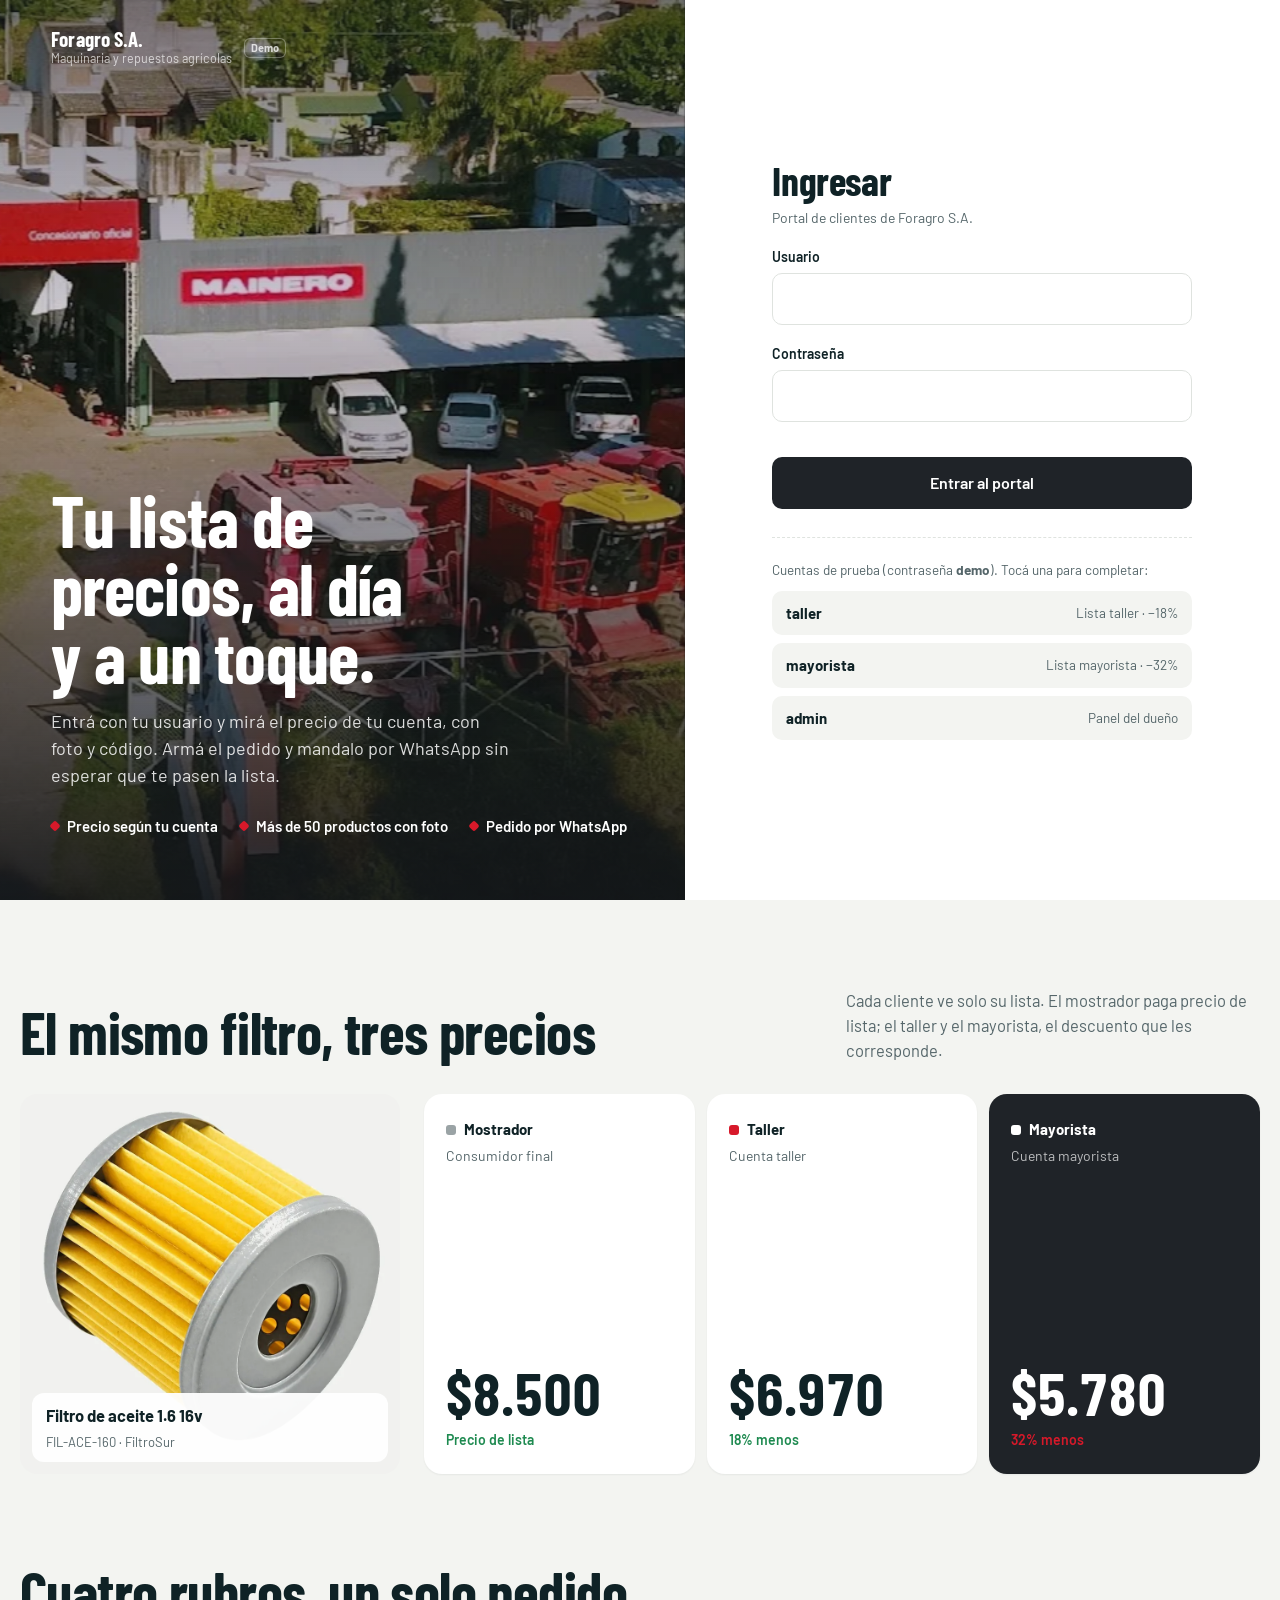
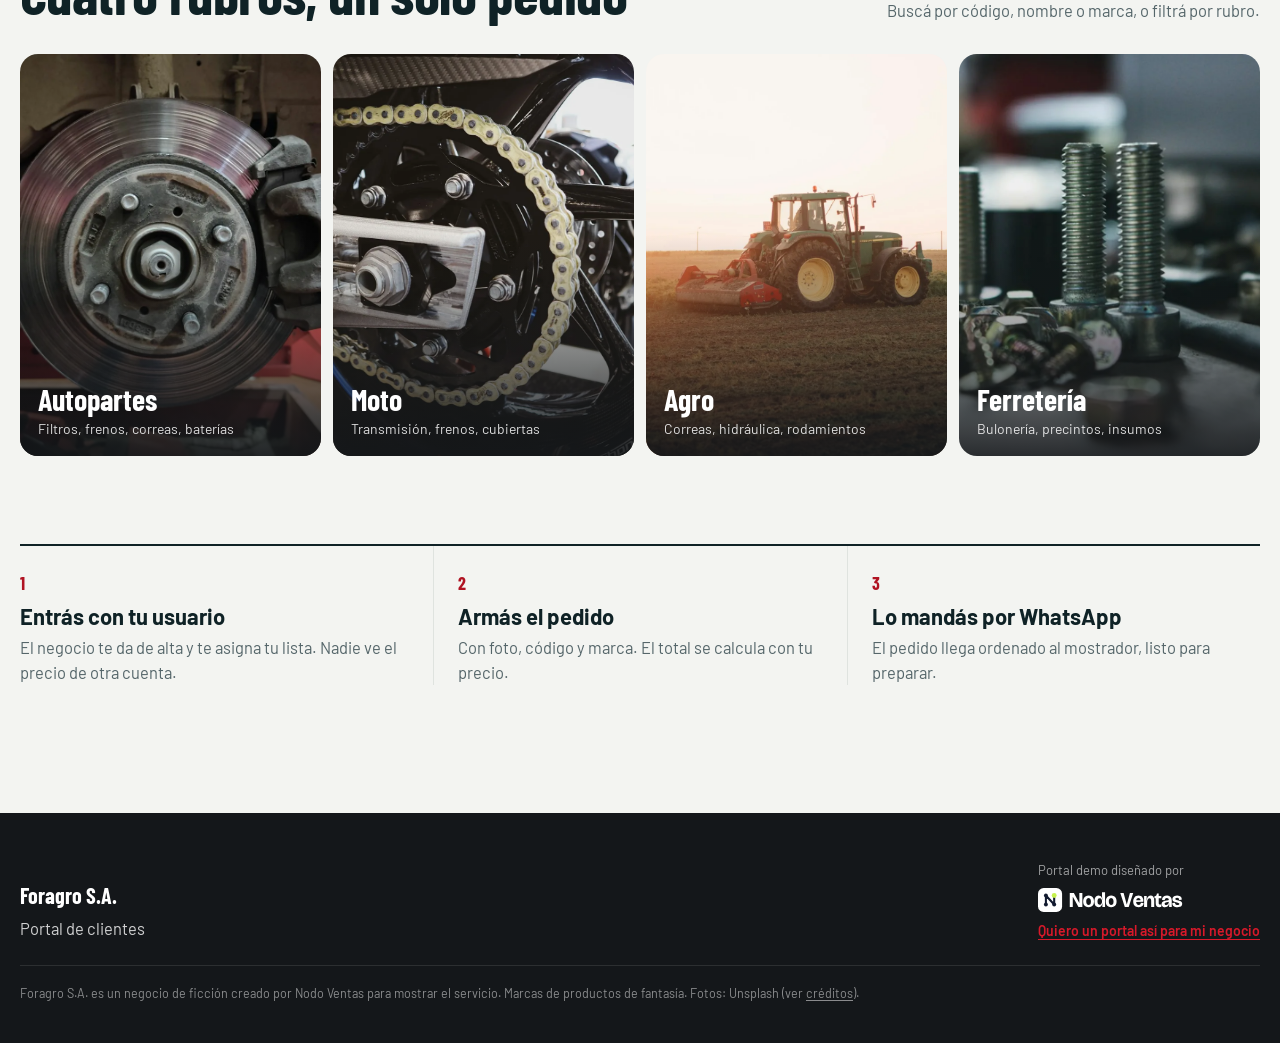
<file: index.html>
<!DOCTYPE html>
<html lang="es-AR">
<head>
  <meta charset="utf-8">
  <meta name="viewport" content="width=device-width, initial-scale=1, viewport-fit=cover">
  <title>Foragro S.A. · Portal de clientes</title>
  <meta name="description" content="Demo de Nodo Ventas para Foragro S.A., Maquinaria y repuestos agrícolas en Pergamino: portal de clientes con lista de precios y pedido. Productos y precios de ejemplo.">
  <meta name="robots" content="noindex, nofollow">
  <meta name="theme-color" content="#0E3B43">
  <link rel="icon" href="favicon.svg" type="image/svg+xml">
  <link rel="preconnect" href="https://fonts.googleapis.com">
  <link rel="preconnect" href="https://fonts.gstatic.com" crossorigin>
  <link href="https://fonts.googleapis.com/css2?family=Barlow+Condensed:wght@600;700&family=Barlow:wght@400;500;600;700&display=swap" rel="stylesheet">
  <link rel="preload" as="image" href="img/brand/hero.webp">
  <link rel="stylesheet" href="css/app.css">
</head>
<body>
  <a class="skip" href="#login">Saltar al ingreso</a>
  <div class="landing">
    <section class="landing-photo on-dark">
      <img src="img/brand/hero.webp" alt="Predio de Foragro S.A. en Pergamino con maquinaria agrícola (foto pública de su ficha de Google Maps)" width="1800" height="1100" fetchpriority="high">
      <div class="landing-top">
        <a class="brand" href="index.html">
          <span><b>Foragro S.A.</b><small>Maquinaria y repuestos agrícolas</small></span>
        </a>
        <a class="demo-tag" href="oferta/" title="Sitio demo hecho por Nodo Ventas">Demo</a>
      </div>
        <div class="landing-copy">
        <h1>Tu lista de precios, al día y a un toque.</h1>
        <p>Entrá con tu usuario y mirá el precio de tu cuenta, con foto y código. Armá el pedido y mandalo por WhatsApp sin esperar que te pasen la lista.</p>
        <ul class="landing-facts">
          <li>Precio según tu cuenta</li>
          <li>Más de 50 productos con foto</li>
          <li>Pedido por WhatsApp</li>
        </ul>
      </div>
    </section>

    <section class="landing-form" id="login">
      <div class="login-card">
        <h2>Ingresar</h2>
        <p class="hint">Portal de clientes de Foragro S.A.</p>
        <form id="login-form" novalidate>
          <label for="usuario">Usuario</label>
          <input class="field" id="usuario" name="usuario" autocomplete="username" autocapitalize="none" required>
          <label for="password">Contraseña</label>
          <input class="field" id="password" name="password" type="password" autocomplete="current-password" required>
          <p class="err" id="login-err" role="alert"></p>
          <button class="btn btn-primary" type="submit">Entrar al portal</button>
        </form>
        <div class="demo-users">
          <p>Cuentas de prueba (contraseña <b>demo</b>). Tocá una para completar:</p>
          <div class="chips">
            <button class="chip" type="button" data-user="taller"><b>taller</b><span>Lista taller · −18%</span></button>
            <button class="chip" type="button" data-user="mayorista"><b>mayorista</b><span>Lista mayorista · −32%</span></button>
            <button class="chip" type="button" data-user="admin"><b>admin</b><span>Panel del dueño</span></button>
          </div>
        </div>
      </div>
    </section>
  </div>

  <main>
    <section class="band">
      <div class="wrap">
        <div class="band-head">
          <h2>El mismo filtro, tres precios</h2>
          <p>Cada cliente ve solo su lista. El mostrador paga precio de lista; el taller y el mayorista, el descuento que les corresponde.</p>
        </div>
        <div class="compare">
          <figure class="compare-photo" style="margin:0">
            <img src="img/fotos/filtro-aceite.webp" alt="Filtro de aceite" loading="lazy" width="900" height="900">
            <figcaption><b id="cmp-name">Filtro de aceite 1.6 16v</b><span id="cmp-code">FIL-ACE-160 · FiltroSur</span></figcaption>
          </figure>
          <div class="tiers">
            <div class="tier t-c"><div><div class="tier-name"><i></i>Mostrador</div><div class="who">Consumidor final</div></div><div><div class="amt" id="cmp-c">$8.500</div><div class="off">Precio de lista</div></div></div>
            <div class="tier t-t"><div><div class="tier-name"><i></i>Taller</div><div class="who">Cuenta taller</div></div><div><div class="amt" id="cmp-t">$6.970</div><div class="off">18% menos</div></div></div>
            <div class="tier t-m"><div><div class="tier-name"><i></i>Mayorista</div><div class="who">Cuenta mayorista</div></div><div><div class="amt" id="cmp-m">$5.780</div><div class="off">32% menos</div></div></div>
          </div>
        </div>
      </div>
    </section>

    <section class="band" style="padding-top:0">
      <div class="wrap">
        <div class="band-head"><h2>Cuatro rubros, un solo pedido</h2><p>Buscá por código, nombre o marca, o filtrá por rubro.</p></div>
        <div class="rubros">
          <div class="rubro"><img src="img/fotos/freno-caliper.webp" alt="Disco y caliper de freno" loading="lazy"><div><h3>Autopartes</h3><span>Filtros, frenos, correas, baterías</span></div></div>
          <div class="rubro"><img src="img/fotos/moto-cadena.webp" alt="Cadena y corona de moto" loading="lazy"><div><h3>Moto</h3><span>Transmisión, frenos, cubiertas</span></div></div>
          <div class="rubro"><img src="img/fotos/tractor.webp" alt="Tractor trabajando en el campo" loading="lazy"><div><h3>Agro</h3><span>Correas, hidráulica, rodamientos</span></div></div>
          <div class="rubro"><img src="img/fotos/tornillos.webp" alt="Bulones y tuercas" loading="lazy"><div><h3>Ferretería</h3><span>Bulonería, precintos, insumos</span></div></div>
        </div>
      </div>
    </section>

    <section class="band" style="padding-top:0">
      <div class="wrap">
        <div class="how">
          <article><b>1</b><h3>Entrás con tu usuario</h3><p>El negocio te da de alta y te asigna tu lista. Nadie ve el precio de otra cuenta.</p></article>
          <article><b>2</b><h3>Armás el pedido</h3><p>Con foto, código y marca. El total se calcula con tu precio.</p></article>
          <article><b>3</b><h3>Lo mandás por WhatsApp</h3><p>El pedido llega ordenado al mostrador, listo para preparar.</p></article>
        </div>
      </div>
    </section>
  </main>

  <footer class="site-foot">
    <div class="wrap">
      <div><b style="color:#fff;font-family:var(--display);font-size:22px">Foragro S.A.</b><p style="margin-top:4px">Portal de clientes</p></div>
      <div class="made-by">
        <span>Portal demo diseñado por</span>
        <a href="oferta/" aria-label="Nodo Ventas, ver la oferta"><img src="img/nodo/nodo-ventas-logo-blanco.svg" alt="Nodo Ventas" width="146" height="24"></a>
        <a class="link" href="oferta/">Quiero un portal así para mi negocio</a>
      </div>
      <p class="legal">Foragro S.A. es un negocio de ficción creado por Nodo Ventas para mostrar el servicio. Marcas de productos de fantasía. Fotos: Unsplash (ver <a href="CREDITS.md">créditos</a>).</p>
    </div>
  </footer>
  <script src="js/products.js"></script>
  <script src="js/core.js"></script>
  <script src="js/login.js"></script>
</body>
</html>
</file>
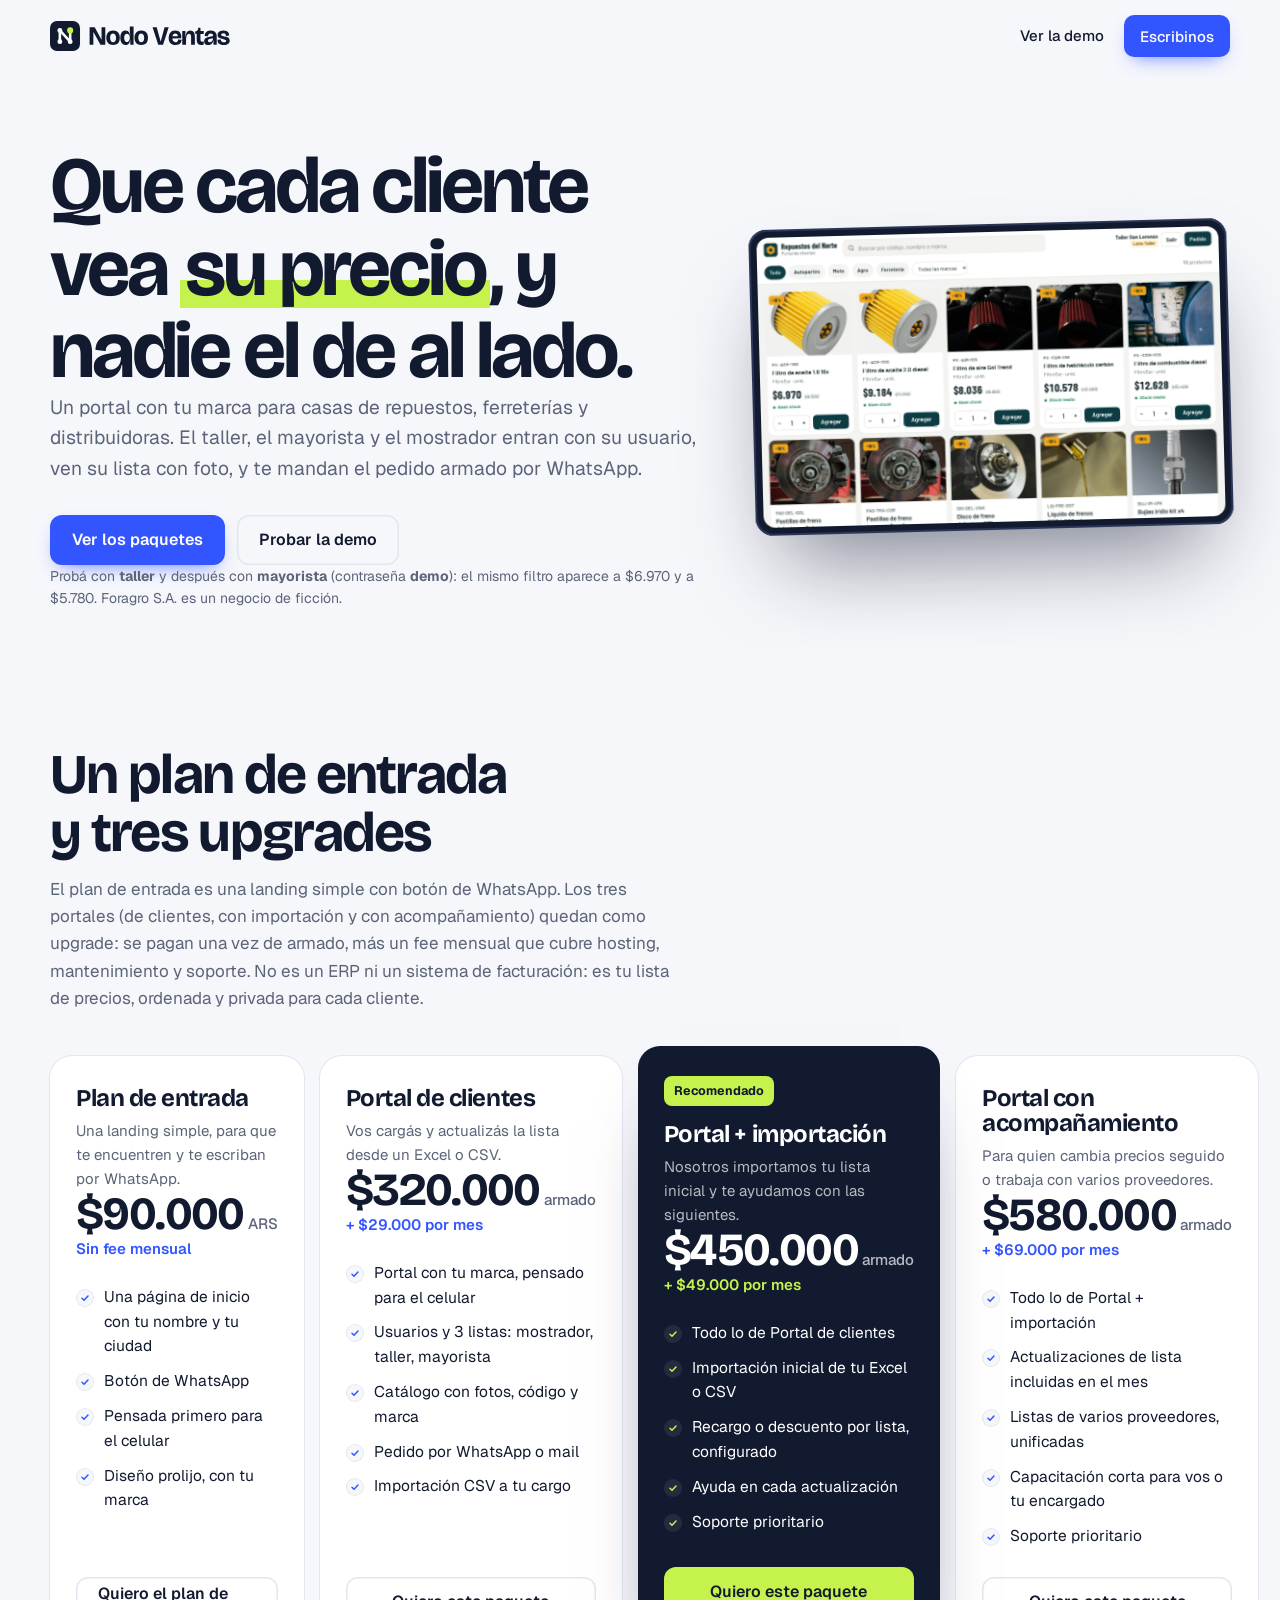
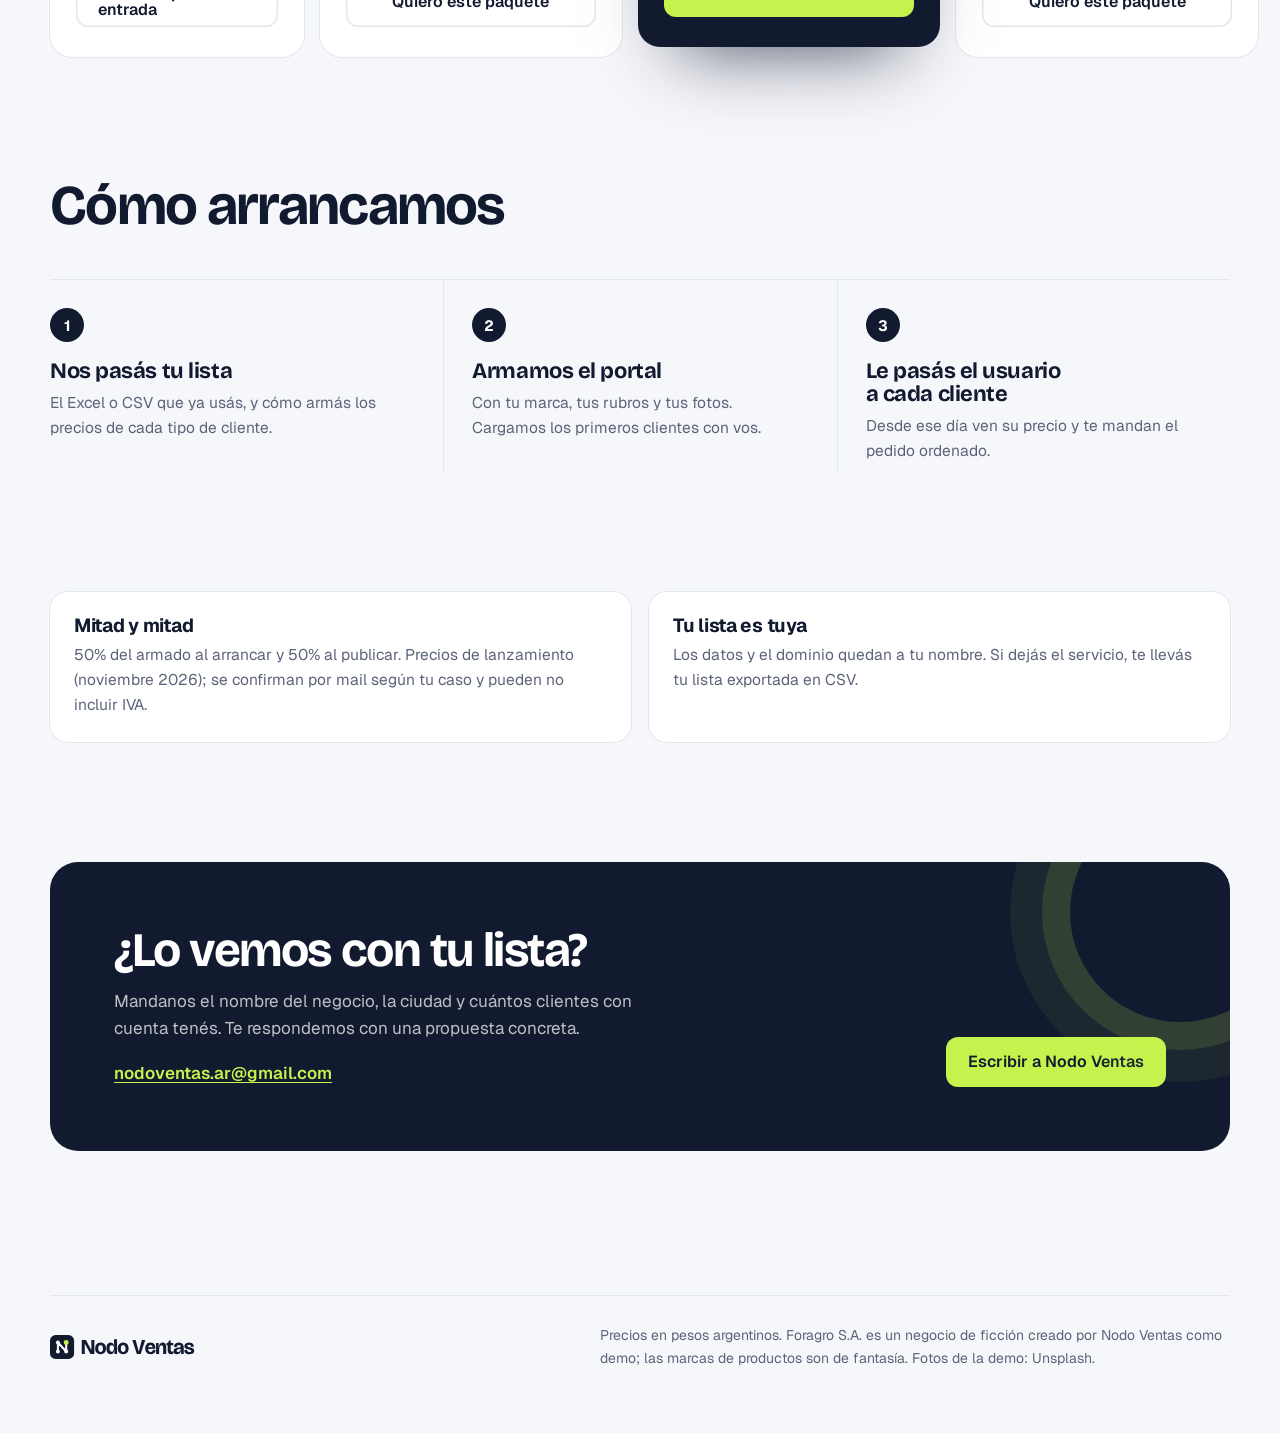
<file: oferta/index.html>
<!DOCTYPE html>
<html lang="es-AR">
<head>
  <meta charset="utf-8">
  <meta name="viewport" content="width=device-width, initial-scale=1">
  <title>Portal de precios para casas de repuestos · Nodo Ventas</title>
  <meta name="description" content="Nodo Ventas arma portales de precios para casas de repuestos, ferreterías y distribuidoras del interior: cada cliente entra con su usuario, ve su lista con fotos y manda el pedido por WhatsApp. Armado más fee mensual.">
  <meta name="robots" content="noindex, nofollow">
  <meta name="theme-color" content="#F6F7FB">
  <link rel="icon" href="../img/nodo/favicon.svg" type="image/svg+xml">
  <link rel="preconnect" href="https://fonts.googleapis.com">
  <link rel="preconnect" href="https://fonts.gstatic.com" crossorigin>
  <link href="https://fonts.googleapis.com/css2?family=Bricolage+Grotesque:opsz,wght@12..96,600..800&family=Geist:wght@400..700&display=swap" rel="stylesheet">
  <link rel="stylesheet" href="../nodo.css">
</head>
<body class="nv">
  <header class="nv-header">
    <div class="nv-wrap">
      <a class="nv-logo" href="./"><img src="../img/nodo/nodo-ventas-logo.svg" alt="Nodo Ventas" width="182" height="30"></a>
      <nav class="nv-nav">
        <a class="nv-hide-sm" href="../">Ver la demo</a>
        <a class="nv-btn nv-btn-primary" href="mailto:nodoventas.ar@gmail.com?subject=Portal%20de%20precios%20para%20mi%20negocio">Escribinos</a>
      </nav>
    </div>
  </header>

  <main>
    <section class="nv-hero">
      <div class="nv-wrap">
        <div>
          <h1>Que cada cliente vea <span class="nv-mark">su precio</span>, y nadie el de al lado.</h1>
          <p class="nv-lead">Un portal con tu marca para casas de repuestos, ferreterías y distribuidoras. El taller, el mayorista y el mostrador entran con su usuario, ven su lista con foto, y te mandan el pedido armado por WhatsApp.</p>
          <div class="nv-cta-row">
            <a class="nv-btn nv-btn-primary" href="#paquetes">Ver los paquetes</a>
            <a class="nv-btn nv-btn-line" href="../">Probar la demo</a>
          </div>
          <p class="nv-note">Probá con <b>taller</b> y después con <b>mayorista</b> (contraseña <b>demo</b>): el mismo filtro aparece a $6.970 y a $5.780. Foragro S.A. es un negocio de ficción.</p>
        </div>
        <div class="nv-device nv-device-wide"><img src="../img/nodo/demo-catalogo.webp" alt="Catálogo del portal con precios de la lista taller" width="1280" height="820"></div>
      </div>
    </section>

    <section class="nv-section" id="paquetes">
      <div class="nv-wrap">
        <div class="nv-head">
          <h2>Un plan de entrada y tres upgrades</h2>
          <p>El plan de entrada es una landing simple con botón de WhatsApp. Los tres portales (de clientes, con importación y con acompañamiento) quedan como upgrade: se pagan una vez de armado, más un fee mensual que cubre hosting, mantenimiento y soporte. No es un ERP ni un sistema de facturación: es tu lista de precios, ordenada y privada para cada cliente.</p>
        </div>
        <div class="nv-plans">
          <article class="nv-plan">
            <h3>Plan de entrada</h3>
            <p class="nv-for">Una landing simple, para que te encuentren y te escriban por WhatsApp.</p>
            <p class="nv-price">$90.000<small>ARS</small></p>
            <p class="nv-fee">Sin fee mensual</p>
            <ul>
              <li>Una página de inicio con tu nombre y tu ciudad</li>
              <li>Botón de WhatsApp</li>
              <li>Pensada primero para el celular</li>
              <li>Diseño prolijo, con tu marca</li>
            </ul>
            <a class="nv-btn nv-btn-line" href="mailto:nodoventas.ar@gmail.com?subject=Plan%20de%20entrada">Quiero el plan de entrada</a>
          </article>
          <article class="nv-plan">
            <h3>Portal de clientes</h3>
            <p class="nv-for">Vos cargás y actualizás la lista desde un Excel o CSV.</p>
            <p class="nv-price">$320.000<small>armado</small></p>
            <p class="nv-fee">+ $29.000 por mes</p>
            <ul>
              <li>Portal con tu marca, pensado para el celular</li>
              <li>Usuarios y 3 listas: mostrador, taller, mayorista</li>
              <li>Catálogo con fotos, código y marca</li>
              <li>Pedido por WhatsApp o mail</li>
              <li>Importación CSV a tu cargo</li>
            </ul>
            <a class="nv-btn nv-btn-line" href="mailto:nodoventas.ar@gmail.com?subject=Paquete%20Portal%20de%20clientes">Quiero este paquete</a>
          </article>
          <article class="nv-plan nv-featured">
            <span class="nv-flag">Recomendado</span>
            <h3>Portal + importación</h3>
            <p class="nv-for">Nosotros importamos tu lista inicial y te ayudamos con las siguientes.</p>
            <p class="nv-price">$450.000<small>armado</small></p>
            <p class="nv-fee">+ $49.000 por mes</p>
            <ul>
              <li>Todo lo de Portal de clientes</li>
              <li>Importación inicial de tu Excel o CSV</li>
              <li>Recargo o descuento por lista, configurado</li>
              <li>Ayuda en cada actualización</li>
              <li>Soporte prioritario</li>
            </ul>
            <a class="nv-btn nv-btn-lime" href="mailto:nodoventas.ar@gmail.com?subject=Paquete%20Portal%20%2B%20importacion">Quiero este paquete</a>
          </article>
          <article class="nv-plan">
            <h3>Portal con acompañamiento</h3>
            <p class="nv-for">Para quien cambia precios seguido o trabaja con varios proveedores.</p>
            <p class="nv-price">$580.000<small>armado</small></p>
            <p class="nv-fee">+ $69.000 por mes</p>
            <ul>
              <li>Todo lo de Portal + importación</li>
              <li>Actualizaciones de lista incluidas en el mes</li>
              <li>Listas de varios proveedores, unificadas</li>
              <li>Capacitación corta para vos o tu encargado</li>
              <li>Soporte prioritario</li>
            </ul>
            <a class="nv-btn nv-btn-line" href="mailto:nodoventas.ar@gmail.com?subject=Paquete%20Portal%20con%20acompanamiento">Quiero este paquete</a>
          </article>
        </div>
      </div>
    </section>

    <section class="nv-section" style="padding-top:24px">
      <div class="nv-wrap">
        <div class="nv-head"><h2>Cómo arrancamos</h2></div>
        <div class="nv-steps">
          <div class="nv-step"><h3>Nos pasás tu lista</h3><p>El Excel o CSV que ya usás, y cómo armás los precios de cada tipo de cliente.</p></div>
          <div class="nv-step"><h3>Armamos el portal</h3><p>Con tu marca, tus rubros y tus fotos. Cargamos los primeros clientes con vos.</p></div>
          <div class="nv-step"><h3>Le pasás el usuario a cada cliente</h3><p>Desde ese día ven su precio y te mandan el pedido ordenado.</p></div>
        </div>
      </div>
    </section>

    <section class="nv-section" style="padding-top:24px">
      <div class="nv-wrap nv-terms">
        <div class="nv-term"><h3>Mitad y mitad</h3><p>50% del armado al arrancar y 50% al publicar. Precios de lanzamiento (noviembre 2026); se confirman por mail según tu caso y pueden no incluir IVA.</p></div>
        <div class="nv-term"><h3>Tu lista es tuya</h3><p>Los datos y el dominio quedan a tu nombre. Si dejás el servicio, te llevás tu lista exportada en CSV.</p></div>
      </div>
    </section>

    <section class="nv-section" style="padding-top:24px">
      <div class="nv-wrap">
        <div class="nv-cta">
          <div>
            <h2>¿Lo vemos con tu lista?</h2>
            <p>Mandanos el nombre del negocio, la ciudad y cuántos clientes con cuenta tenés. Te respondemos con una propuesta concreta.</p>
            <a class="nv-mail" href="mailto:nodoventas.ar@gmail.com">nodoventas.ar@gmail.com</a>
          </div>
          <a class="nv-btn nv-btn-lime" href="mailto:nodoventas.ar@gmail.com?subject=Portal%20de%20precios%20para%20mi%20negocio">Escribir a Nodo Ventas</a>
        </div>
      </div>
    </section>
  </main>

  <footer class="nv-footer">
    <div class="nv-wrap">
      <img src="../img/nodo/nodo-ventas-logo.svg" alt="Nodo Ventas" width="146" height="24">
      <p class="nv-disclaimer">Precios en pesos argentinos. Foragro S.A. es un negocio de ficción creado por Nodo Ventas como demo; las marcas de productos son de fantasía. Fotos de la demo: Unsplash.</p>
    </div>
  </footer>
  <script>
    const h = document.querySelector(".nv-header");
    addEventListener("scroll", () => h.classList.toggle("scrolled", scrollY > 8), { passive: true });
  </script>
</body>
</html>
</file>
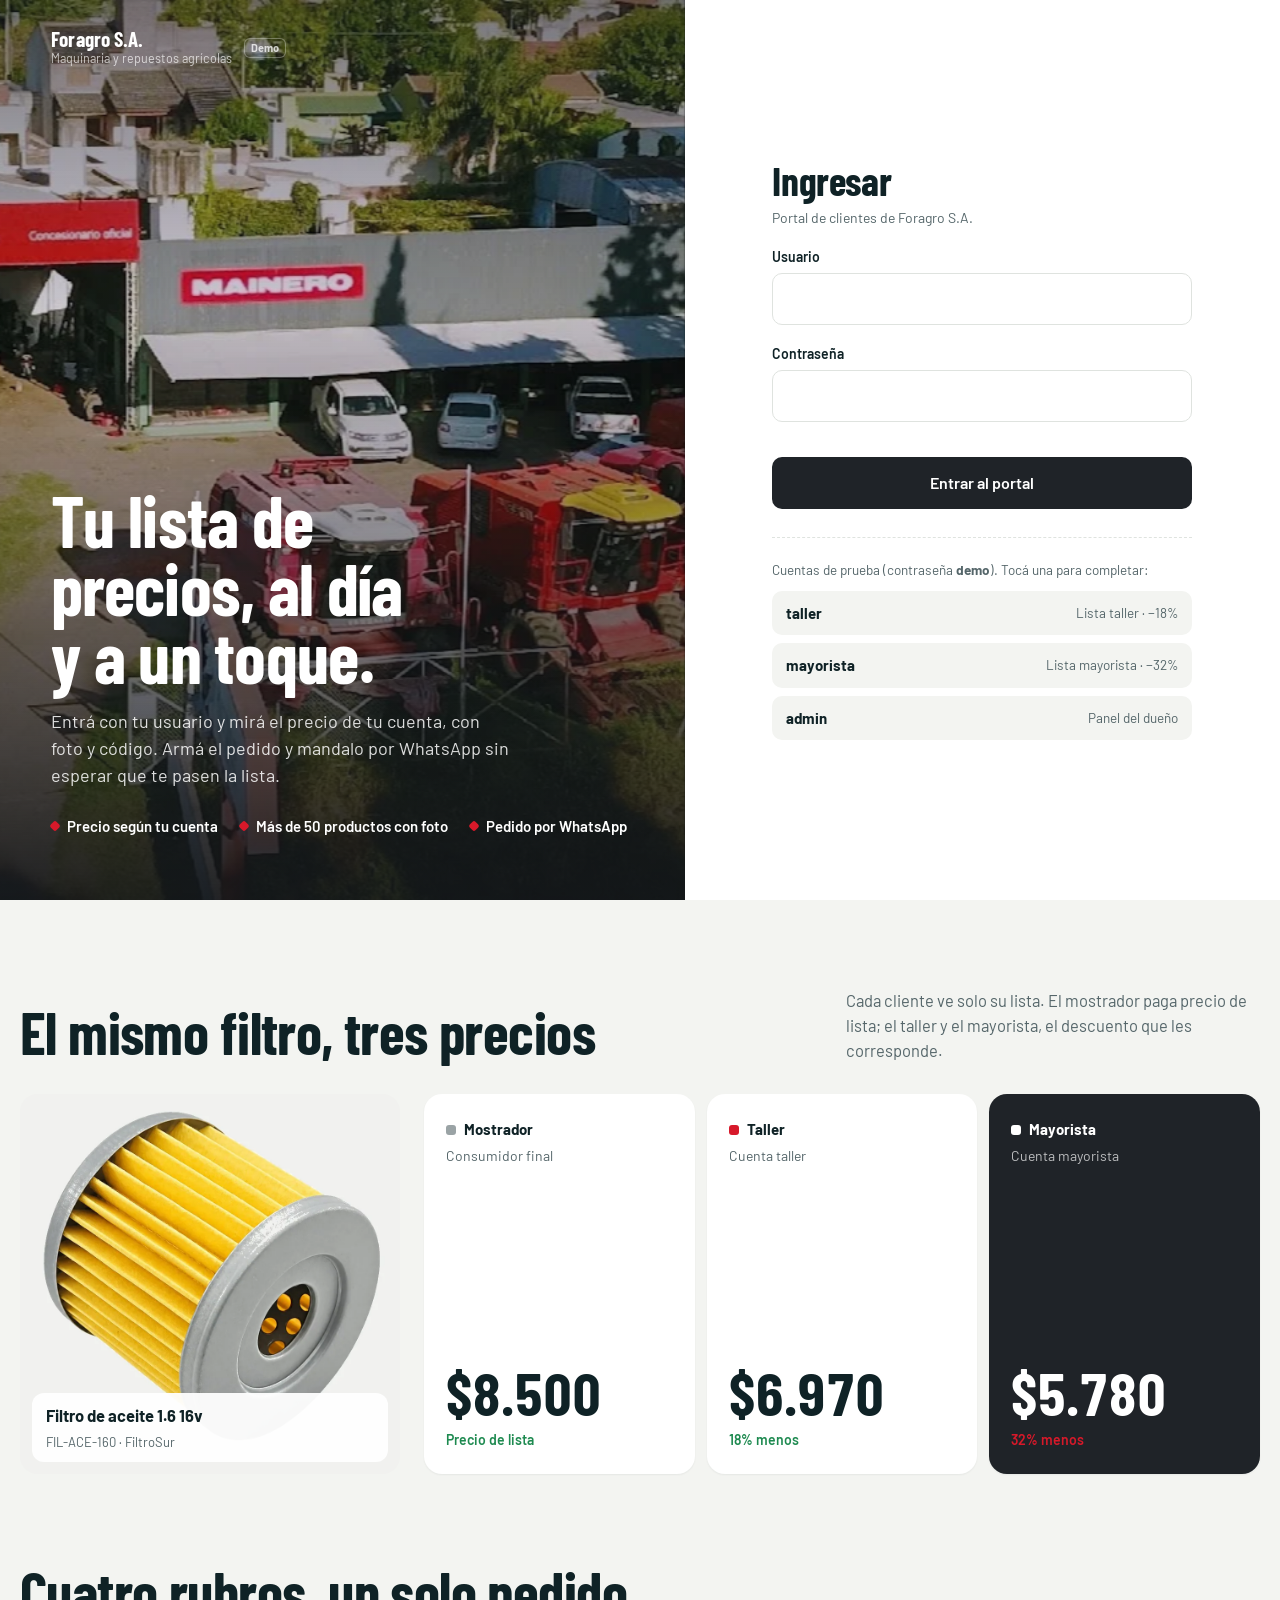
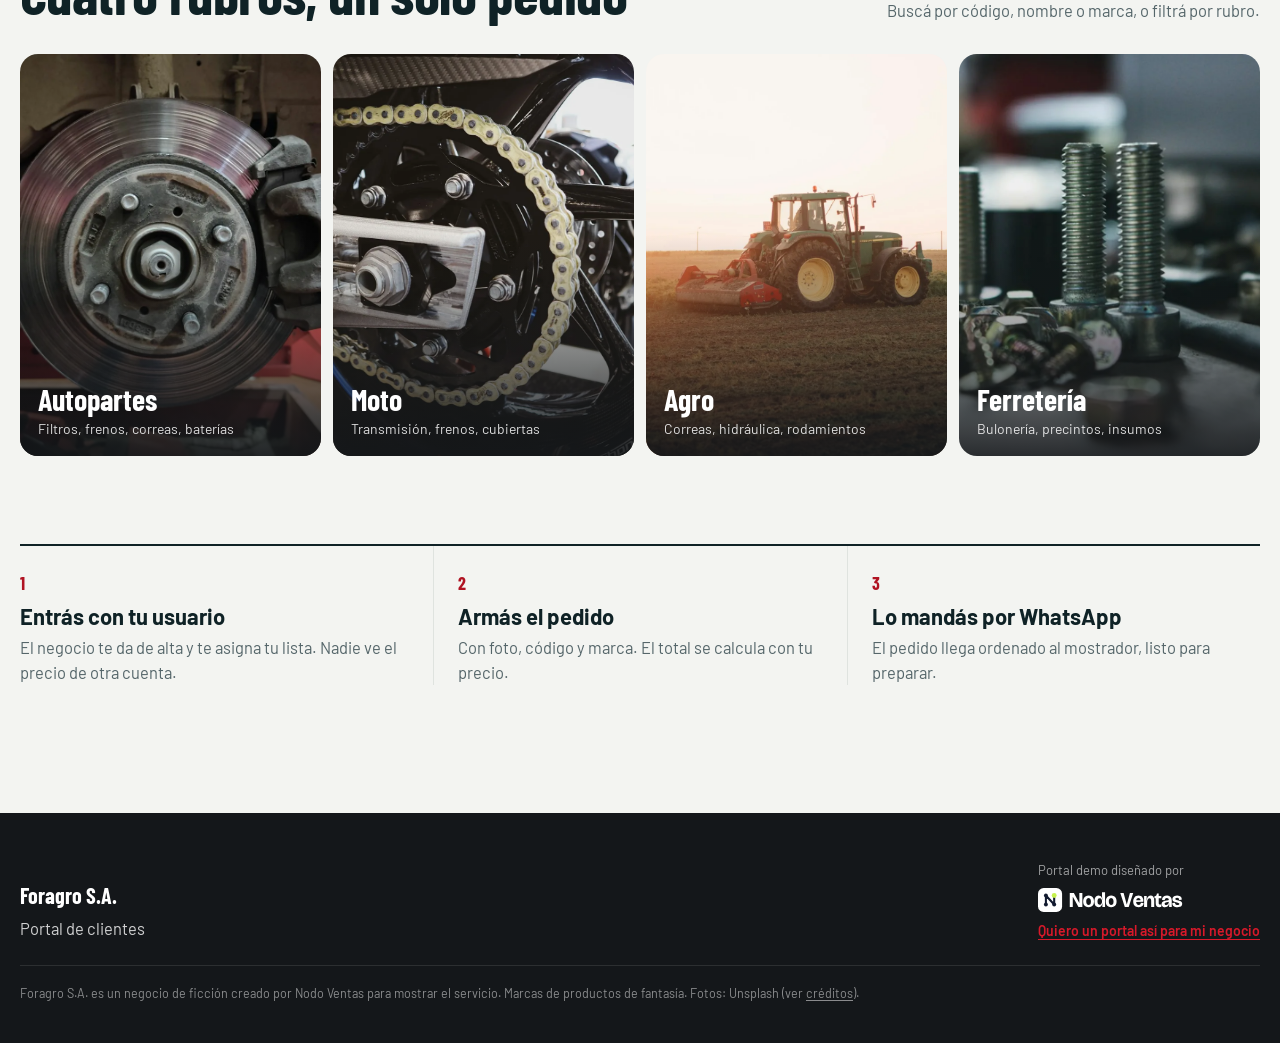
<file: admin.html>
<!DOCTYPE html>
<html lang="es-AR">
<head>
  <meta charset="utf-8">
  <meta name="viewport" content="width=device-width, initial-scale=1">
  <title>Panel del dueño · Foragro S.A.</title>
  <meta name="robots" content="noindex, nofollow">
  <link rel="icon" href="favicon.svg" type="image/svg+xml">
  <link rel="preconnect" href="https://fonts.googleapis.com">
  <link rel="preconnect" href="https://fonts.gstatic.com" crossorigin>
  <link href="https://fonts.googleapis.com/css2?family=Barlow+Condensed:wght@600;700&family=Barlow:wght@400;500;600;700&display=swap" rel="stylesheet">
  <link rel="stylesheet" href="css/app.css">
</head>
<body>
  <header class="app-head">
    <div class="wrap">
      <div class="row">
        <a class="brand" href="admin.html">
          <span><b>Panel del dueño</b><small id="who-name"></small></span>
        </a>
        <div class="who" style="margin-left:auto">
          <a class="btn btn-ghost btn-sm" href="catalogo.html">Ver catálogo</a>
          <button class="btn btn-ghost btn-sm" type="button" id="btn-salir">Salir</button>
        </div>
      </div>
    </div>
  </header>
  <main class="wrap">
    <div class="tabs" role="tablist">
      <button class="tab" type="button" data-tab="tab-clientes" aria-selected="true">Clientes</button>
      <button class="tab" type="button" data-tab="tab-listas" aria-selected="false">Recargos y descuentos</button>
      <button class="tab" type="button" data-tab="tab-import" aria-selected="false">Importar CSV</button>
    </div>

    <section class="panel active" id="tab-clientes">
      <h2>Clientes y listas</h2>
      <p class="meta" style="margin:8px 0 16px">Creá un cliente y asignale la lista que tiene que ver. Los tres usuarios de la demo ya están cargados.</p>
      <form id="form-cliente" class="form-grid">
        <div><label for="c-nombre">Nombre del cliente</label><input id="c-nombre" required placeholder="Taller El Cruce"></div>
        <div><label for="c-usuario">Usuario</label><input id="c-usuario" required placeholder="elcruce"></div>
        <div><label for="c-pass">Contraseña</label><input id="c-pass" placeholder="demo"></div>
        <div><label for="c-lista">Lista de precios</label>
          <select id="c-lista">
            <option value="mostrador">Mostrador (consumidor final)</option>
            <option value="taller">Taller / gremio</option>
            <option value="mayorista">Mayorista / revendedor</option>
          </select>
        </div>
        <div class="full"><button class="btn btn-primary" type="submit">Guardar cliente</button></div>
      </form>
      <p class="meta" id="c-msg"></p>
      <div class="table-wrap">
        <table class="data">
          <thead><tr><th>Usuario</th><th>Nombre</th><th>Rol</th><th>Lista</th></tr></thead>
          <tbody id="clientes-body"></tbody>
        </table>
      </div>
    </section>

    <section class="panel" id="tab-listas">
      <h2>Recargo o descuento por lista</h2>
      <p class="meta" style="margin:8px 0 16px">Se aplica sobre el precio de mostrador. Un número negativo es descuento (el taller y el mayorista de la demo entran con −18% y −32%).</p>
      <div class="rates">
        <div class="rate-card"><b>Mostrador</b><label for="r-mostrador">% sobre lista</label><input id="r-mostrador" type="number" step="1"></div>
        <div class="rate-card"><b>Taller</b><label for="r-taller">% sobre lista</label><input id="r-taller" type="number" step="1"></div>
        <div class="rate-card"><b>Mayorista</b><label for="r-mayorista">% sobre lista</label><input id="r-mayorista" type="number" step="1"></div>
      </div>
      <button class="btn btn-primary" type="button" id="btn-rates" style="margin:16px 0">Guardar porcentajes</button>
      <p class="meta" id="rates-msg"></p>
      <h3 style="margin:20px 0 10px">Vista previa de un recorte</h3>
      <div class="table-wrap">
        <table class="data">
          <thead><tr><th>Código</th><th>Producto</th><th>Mostrador</th><th>Taller</th><th>Mayorista</th></tr></thead>
          <tbody id="preview-body"></tbody>
        </table>
      </div>
    </section>

    <section class="panel" id="tab-import">
      <h2>Actualizar la lista desde un CSV</h2>
      <p class="meta" style="margin:8px 0 16px">Columnas: codigo, nombre, marca, rubro, precio_mostrador, unidad. Si el código ya existe, se actualiza; si no, se agrega. Todo queda en este navegador.</p>
      <p style="margin-bottom:14px"><a class="btn btn-ghost btn-sm" href="data/lista-ejemplo.csv" download>Bajar CSV de ejemplo</a> <span class="hint" style="margin-left:8px">Demo: todo queda en este navegador.</span></p>
      <div class="drop" id="drop">
        <p>Arrastrá el archivo acá o elegilo</p>
        <input id="csv-file" type="file" accept=".csv,text/csv" style="margin:12px auto;display:block">
      </div>
      <p class="meta" id="import-msg" style="margin:12px 0"></p>
      <div class="table-wrap">
        <table class="data">
          <thead><tr><th>Código</th><th>Nombre</th><th>Marca</th><th>Mostrador</th><th>Stock</th></tr></thead>
          <tbody id="import-preview"></tbody>
        </table>
      </div>
      <div style="display:flex;gap:8px;flex-wrap:wrap;margin:16px 0 32px">
        <button class="btn btn-amber" type="button" id="btn-apply" disabled>Confirmar importación</button>
        <button class="btn btn-ghost" type="button" id="btn-reset">Volver a la lista original</button>
      </div>
    </section>
  </main>
  <script src="js/products.js"></script>
  <script src="js/core.js"></script>
  <script src="js/admin.js"></script>
</body>
</html>
</file>
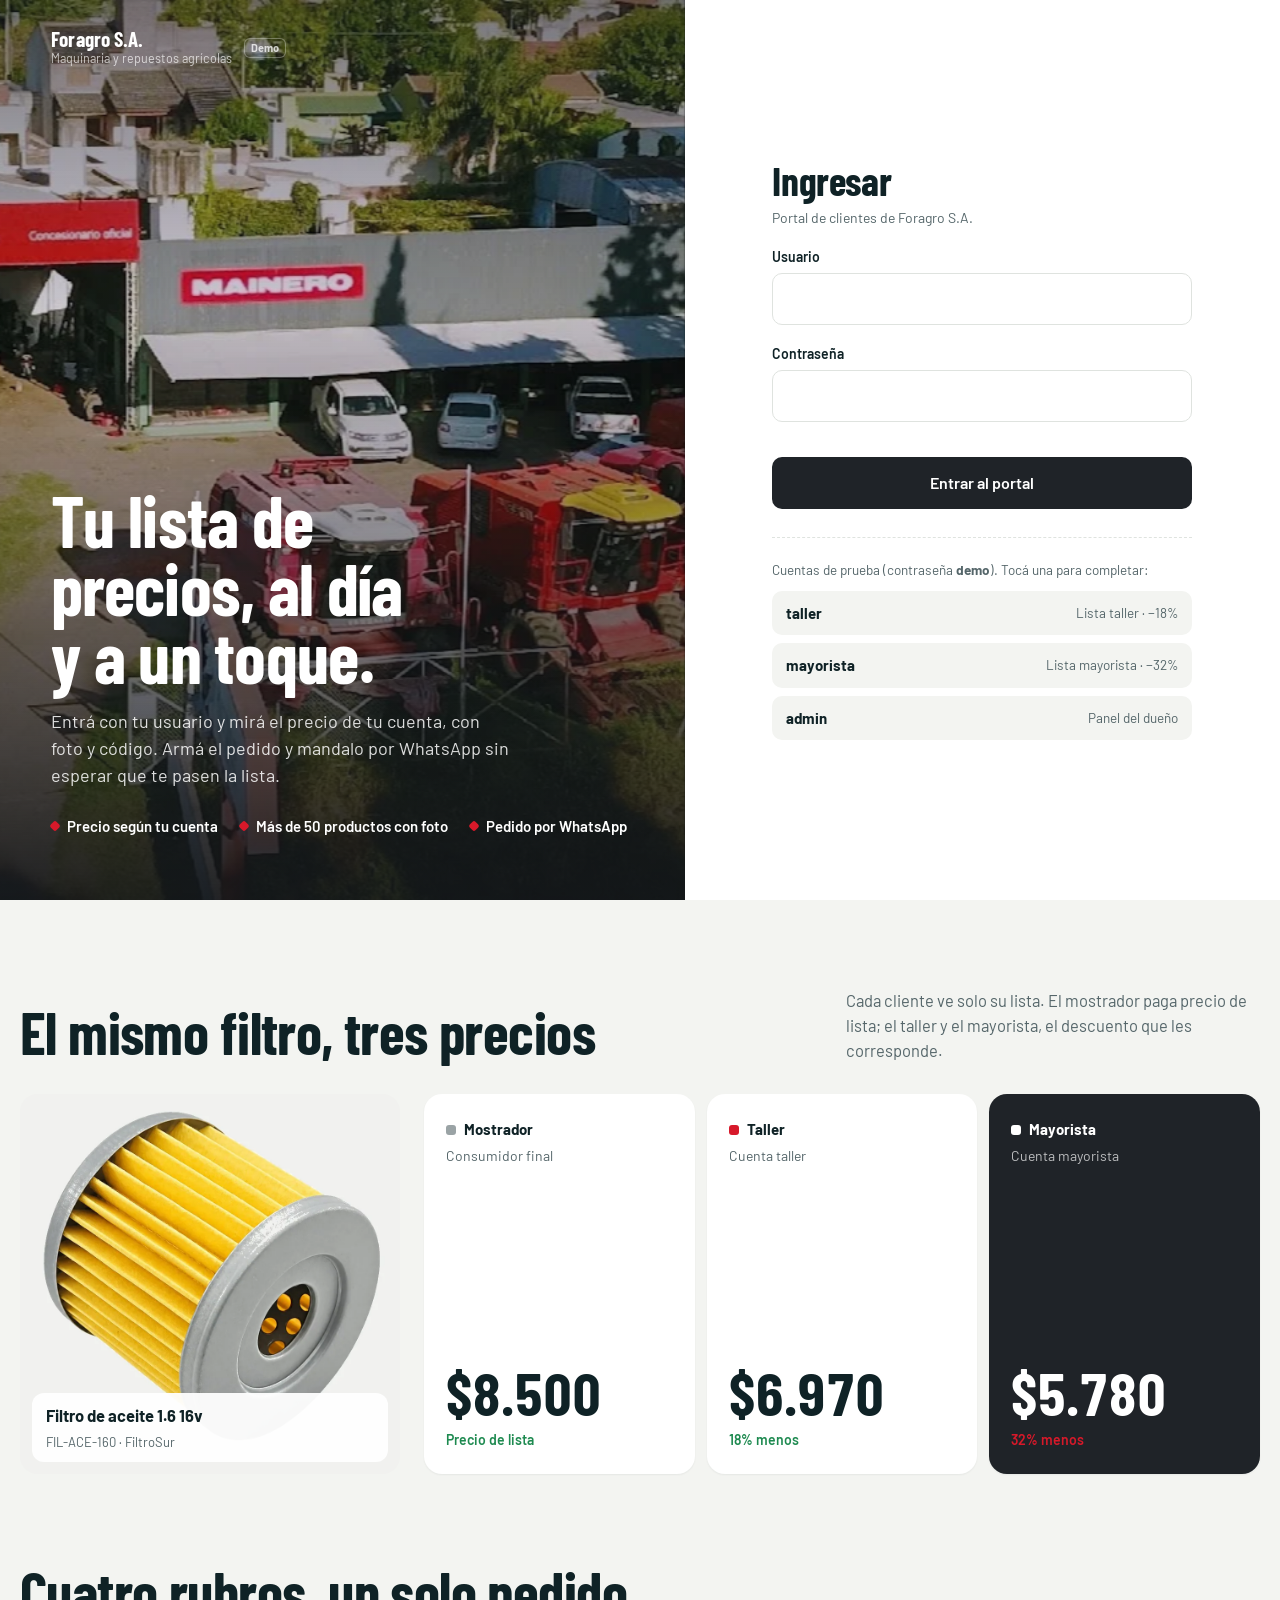
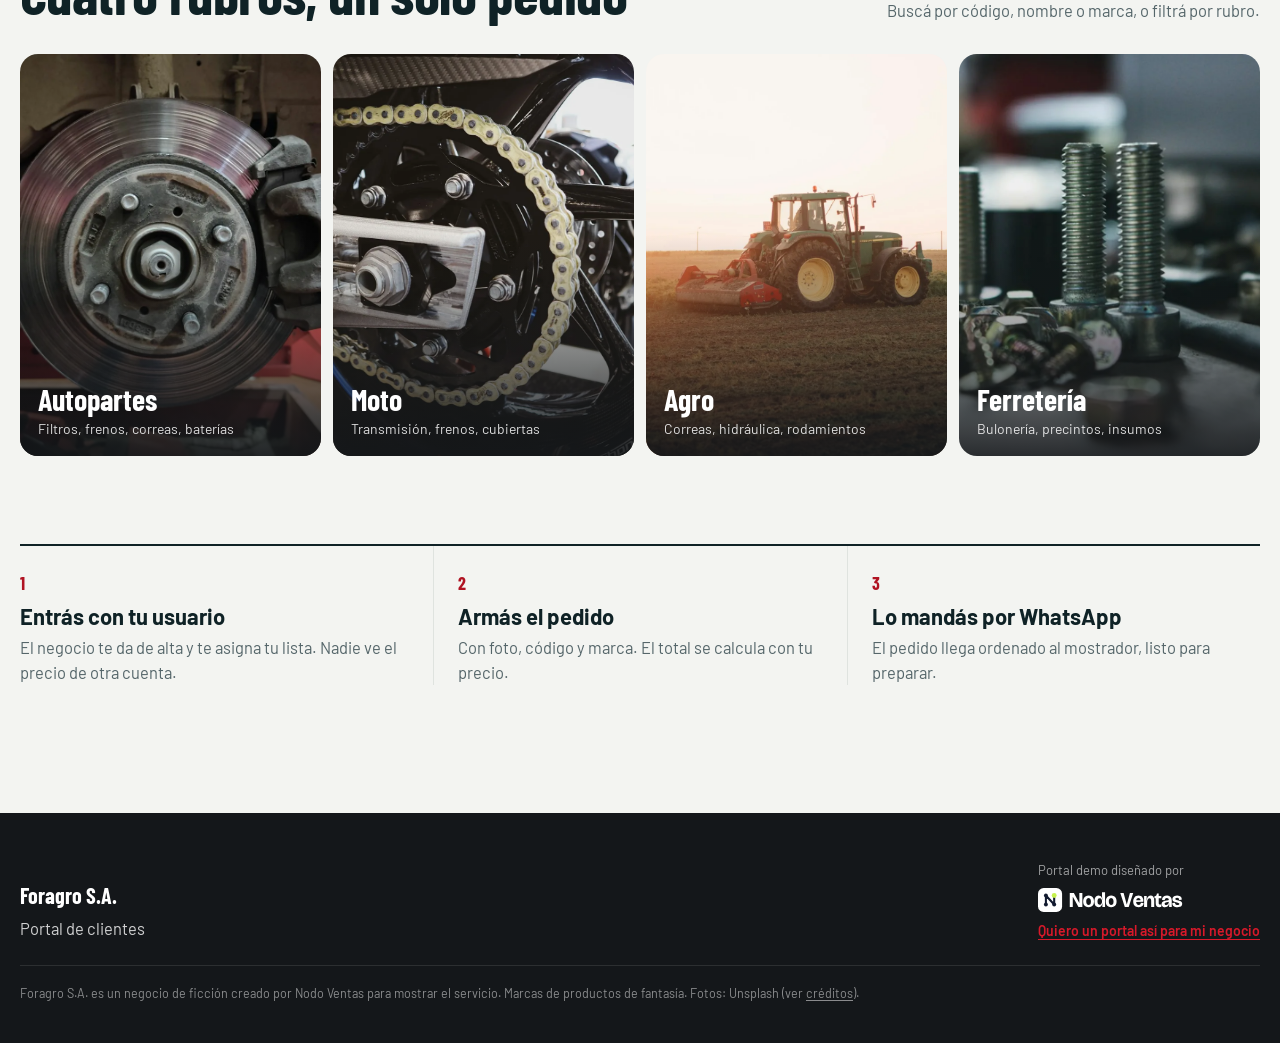
<file: catalogo.html>
<!DOCTYPE html>
<html lang="es-AR">
<head>
  <meta charset="utf-8">
  <meta name="viewport" content="width=device-width, initial-scale=1, viewport-fit=cover">
  <title>Catálogo · Foragro S.A.</title>
  <meta name="robots" content="noindex, nofollow">
  <meta name="theme-color" content="#FFFFFF">
  <link rel="icon" href="favicon.svg" type="image/svg+xml">
  <link rel="preconnect" href="https://fonts.googleapis.com">
  <link rel="preconnect" href="https://fonts.gstatic.com" crossorigin>
  <link href="https://fonts.googleapis.com/css2?family=Barlow+Condensed:wght@600;700&family=Barlow:wght@400;500;600;700&display=swap" rel="stylesheet">
  <link rel="stylesheet" href="css/app.css">
</head>
<body>
  <header class="app-head">
    <div class="wrap">
      <div class="row">
        <a class="brand" href="catalogo.html">
          <span><b>Foragro S.A.</b><small>Portal de clientes</small></span>
        </a>
        <div class="search">
          <svg viewBox="0 0 24 24" aria-hidden="true"><circle cx="11" cy="11" r="7" fill="none" stroke="currentColor" stroke-width="2"/><path d="M20 20l-3.5-3.5" stroke="currentColor" stroke-width="2" stroke-linecap="round"/></svg>
          <input id="q" type="search" placeholder="Buscar por código, nombre o marca" aria-label="Buscar productos">
        </div>
        <div class="who">
          <div class="who-card"><b id="who-name"></b><span class="badge-list" id="who-list">Lista</span></div>
          <a class="btn btn-ghost btn-sm" id="admin-link" hidden href="admin.html">Panel</a>
          <button class="btn btn-ghost btn-sm hide-sm" type="button" id="btn-salir">Salir</button>
          <button class="btn btn-primary btn-sm cart-btn" type="button" id="btn-cart" aria-label="Ver pedido">Pedido <span class="cart-count" id="cart-count" hidden>0</span></button>
        </div>
      </div>
      <div class="filters" id="filters">
        <div id="rubros" style="display:flex;gap:8px"></div>
        <select id="filtro-marca" aria-label="Marca"></select>
        <span class="meta" id="count"></span>
      </div>
    </div>
  </header>

  <main class="wrap">
    <div class="grid" id="grid" aria-live="polite"></div>
    <p class="hint" style="padding-bottom:40px">Foragro S.A. es un negocio de ficción: sitio demo de <a href="oferta/">Nodo Ventas</a>. <button class="btn-link" type="button" id="btn-salir-2" style="border:0;background:none;padding:0;text-decoration:underline;color:inherit">Salir</button></p>
  </main>

  <div class="drawer-bg" id="drawer" hidden>
    <aside class="drawer" role="dialog" aria-modal="true" aria-labelledby="cart-title">
      <div class="drawer-head">
        <div><h2 id="cart-title">Tu pedido</h2><p id="cart-sub">Con los precios de tu lista</p></div>
        <button class="x" type="button" data-close aria-label="Cerrar">×</button>
      </div>
      <div id="cart-items"></div>
      <div class="drawer-foot">
        <div class="cart-total"><span>Total</span><b id="cart-total">$0</b></div>
        <button class="btn btn-wa" type="button" id="btn-wa">
          <svg viewBox="0 0 32 32" aria-hidden="true"><path fill="currentColor" d="M16 3C9 3 3.3 8.6 3.3 15.6c0 2.4.7 4.7 1.9 6.7L3 29l6.9-2.1c1.9 1 4 1.6 6.1 1.6 7 0 12.7-5.6 12.7-12.6S23 3 16 3zm0 23.2c-1.9 0-3.8-.5-5.4-1.5l-.4-.2-4.1 1.2 1.2-4-.3-.4a10.4 10.4 0 0 1-1.6-5.6C5.4 9.9 10.1 5.3 16 5.3s10.6 4.6 10.6 10.3S21.9 26.2 16 26.2zm5.8-7.7c-.3-.2-1.9-.9-2.2-1-.3-.1-.5-.2-.7.2-.2.3-.8 1-1 1.2-.2.2-.4.2-.7.1-.3-.2-1.3-.5-2.5-1.6-.9-.8-1.6-1.8-1.7-2.1-.2-.3 0-.5.1-.6l.5-.6c.2-.2.2-.3.3-.6.1-.2 0-.4 0-.6l-1-2.4c-.3-.6-.5-.5-.7-.5h-.6c-.2 0-.6.1-.9.4-.3.3-1.2 1.1-1.2 2.7s1.2 3.2 1.4 3.4c.2.2 2.4 3.6 5.8 5 2.9 1.1 3.4.9 4 .8.6-.1 1.9-.8 2.2-1.5.3-.8.3-1.4.2-1.5-.1-.2-.3-.3-.6-.4z"/></svg>
          Enviar pedido por WhatsApp
        </button>
        <button class="btn btn-mail" type="button" id="btn-mail">Enviar por mail</button>
      </div>
    </aside>
  </div>

  <div class="wa-screen" id="wa-screen" hidden>
    <div class="wa-stage">
      <div class="wa-phone">
        <div class="wa-app">
          <div class="wa-top">
            <span class="back" aria-hidden="true">‹</span>
            <span class="ava" style="display:grid;place-items:center;background:#1F2328;color:#fff;font-weight:700">F</span>
            <span><b>Foragro S.A.</b><small id="wa-status">en línea</small></span>
            <span class="icons" aria-hidden="true"><svg viewBox="0 0 24 24"><path fill="currentColor" d="M17 10.5V7a1 1 0 0 0-1-1H4a1 1 0 0 0-1 1v10a1 1 0 0 0 1 1h12a1 1 0 0 0 1-1v-3.5l4 4v-11l-4 4z"/></svg><svg viewBox="0 0 24 24"><path fill="currentColor" d="M6.6 10.8a15.1 15.1 0 0 0 6.6 6.6l2.2-2.2a1 1 0 0 1 1-.2c1.1.4 2.3.6 3.6.6a1 1 0 0 1 1 1V20a1 1 0 0 1-1 1C10.6 21 3 13.4 3 4a1 1 0 0 1 1-1h3.5a1 1 0 0 1 1 1c0 1.3.2 2.5.6 3.6a1 1 0 0 1-.2 1l-2.3 2.2z"/></svg></span>
          </div>
          <div class="wa-msgs" id="wa-msgs"></div>
          <div class="wa-input"><span>Mensaje</span><i><svg viewBox="0 0 24 24" aria-hidden="true"><path fill="currentColor" d="M12 15a3 3 0 0 0 3-3V6a3 3 0 1 0-6 0v6a3 3 0 0 0 3 3zm5-3a5 5 0 0 1-10 0H5a7 7 0 0 0 6 6.9V21h2v-2.1A7 7 0 0 0 19 12h-2z"/></svg></i></div>
        </div>
      </div>
      <div class="wa-side">
        <h2>Pedido enviado</h2>
        <p>El mostrador recibe el pedido ordenado, con código, cantidad y el precio de tu lista.</p>
        <a class="btn btn-wa" id="wa-open" href="#" target="_blank" rel="noopener">Abrir en WhatsApp</a>
        <button class="btn btn-ghost" type="button" id="wa-done">Volver al catálogo</button>
        <p class="fine">Demo: “Abrir en WhatsApp” usa un número de prueba (+54 9 11 0000-0000), no el de un negocio real.</p>
      </div>
    </div>
  </div>

  <div class="modal" id="modal" hidden>
    <div class="sheet" role="dialog" aria-modal="true" aria-labelledby="modal-title">
      <h2 id="modal-title">Pedido por mail</h2>
      <p class="hint" id="modal-intro" style="margin:8px 0 12px">Así le llega el mail al negocio. En la demo no se envía.</p>
      <pre class="preview" id="modal-preview"></pre>
      <button class="btn btn-primary" type="button" data-close style="margin-top:14px;width:100%">Listo</button>
    </div>
  </div>

  <div class="toast" id="toast" role="status"></div>
  <script src="js/products.js"></script>
  <script src="js/core.js"></script>
  <script src="js/catalog.js"></script>
</body>
</html>
</file>
<file: css/app.css>
:root {
  --petrol: #1F2328;
  --petrol-2: #2B3036;
  --petrol-ink: #14171A;
  --amber: #D7192A;
  --amber-ink: #B01322;
  --paper: #F3F4F1;
  --white: #FFFFFF;
  --ink: #0F2226;
  --soft: #55666A;
  --line: #DFE3DF;
  --ok: #1E8A50;
  --low: #B45309;
  --out: #9AA3A5;
  --wa: #25D366;
  --wa-dark: #008069;
  --font: "Barlow", "Helvetica Neue", Arial, sans-serif;
  --display: "Barlow Condensed", "Barlow", "Arial Narrow", sans-serif;
  --max: 1240px;
  --ease: cubic-bezier(.16, 1, .3, 1);
}
*, *::before, *::after { box-sizing: border-box; }
html { -webkit-text-size-adjust: 100%; scroll-behavior: smooth; }
@media (prefers-reduced-motion: reduce) { html { scroll-behavior: auto; } *, *::before, *::after { animation: none !important; transition: none !important; } }
body { margin: 0; background: var(--paper); color: var(--ink); font-family: var(--font); font-size: 16.5px; line-height: 1.5; -webkit-font-smoothing: antialiased; }
::selection { background: var(--amber); color: var(--petrol-ink); }
img { max-width: 100%; display: block; }
a { color: inherit; text-underline-offset: .18em; }
button, input, select { font: inherit; color: inherit; }
button { cursor: pointer; }
:focus-visible { outline: 3px solid var(--amber); outline-offset: 2px; border-radius: 6px; }
h1, h2, h3 { margin: 0; line-height: 1.02; text-wrap: balance; }
h1, h2 { font-family: var(--display); font-weight: 700; letter-spacing: -0.01em; }
p { margin: 0; }
.wrap { width: min(var(--max), calc(100% - 32px)); margin-inline: auto; }
.mono, .sku { font-variant-numeric: tabular-nums; }
.skip { position: absolute; left: 12px; top: -48px; z-index: 100; background: var(--amber); padding: 8px 12px; border-radius: 8px; }
.skip:focus { top: 12px; }
[hidden] { display: none !important; }

/* brand */
.brand { display: inline-flex; align-items: center; gap: 10px; text-decoration: none; min-width: 0; }
.brand .mark { width: 38px; height: 38px; flex: 0 0 38px; }
.brand b { display: block; font-family: var(--display); font-size: 21px; font-weight: 700; letter-spacing: .005em; line-height: 1; white-space: nowrap; }
.brand small { display: block; font-size: 12.5px; color: var(--soft); white-space: nowrap; }
.on-dark .brand small { color: rgba(255,255,255,.7); }
.demo-tag { font-size: 11px; font-weight: 700; padding: 2px 7px; border-radius: 6px; text-decoration: none; color: var(--soft); box-shadow: inset 0 0 0 1px var(--line); }
.on-dark .demo-tag { color: rgba(255,255,255,.75); box-shadow: inset 0 0 0 1px rgba(255,255,255,.3); }

/* buttons */
.btn { display: inline-flex; align-items: center; justify-content: center; gap: 8px; min-height: 48px; padding: 0 20px; border-radius: 10px; border: 0; font-weight: 600; font-size: 16px; text-decoration: none; transition: background .2s, transform .15s var(--ease), box-shadow .2s; white-space: nowrap; }
.btn:active { transform: scale(.98); }
.btn-sm { min-height: 40px; padding: 0 14px; font-size: 15px; }
.btn-primary { background: var(--petrol); color: #fff; }
.btn-primary:hover { background: var(--petrol-2); }
.btn-amber { background: var(--amber); color: var(--petrol-ink); }
.btn-amber:hover { background: var(--amber-ink); }
.btn-ghost { background: transparent; color: var(--ink); box-shadow: inset 0 0 0 1.5px var(--line); }
.btn-ghost:hover { box-shadow: inset 0 0 0 1.5px var(--ink); }
.btn-wa { background: var(--wa); color: #fff; }
.btn-wa:hover { background: #1EBE5B; }
.btn-mail { background: #fff; color: var(--ink); box-shadow: inset 0 0 0 1.5px var(--line); }
.btn[disabled] { opacity: .45; cursor: not-allowed; }
.btn svg { width: 20px; height: 20px; }

/* ===== login / landing ===== */
.landing { display: grid; grid-template-columns: 1.15fr 1fr; min-height: 100svh; }
.landing-photo { position: relative; color: #fff; display: flex; flex-direction: column; justify-content: space-between; padding: 28px clamp(20px, 4vw, 56px) 48px; overflow: hidden; background: var(--petrol-ink); }
.landing-photo > img { position: absolute; inset: 0; width: 100%; height: 100%; object-fit: cover; animation: settle 1.6s var(--ease) both; }
.landing-photo::before { content: ""; position: absolute; inset: 0; z-index: 1; background: linear-gradient(180deg, rgba(20,23,26,.55) 0%, rgba(20,23,26,.15) 35%, rgba(20,23,26,.92) 100%); }
.landing-photo > *:not(img) { position: relative; z-index: 2; }
.landing-top { display: flex; align-items: center; gap: 12px; }
.landing-copy h1 { font-size: clamp(44px, 5.6vw, 84px); line-height: .95; text-transform: none; max-width: 13ch; }
.landing-copy p { margin-top: 18px; max-width: 46ch; color: rgba(255,255,255,.85); font-size: 18px; }
.landing-facts { display: flex; flex-wrap: wrap; gap: 10px 22px; margin-top: 26px; padding: 0; list-style: none; font-weight: 600; font-size: 15px; }
.landing-facts li { display: flex; align-items: center; gap: 8px; }
.landing-facts li::before { content: ""; width: 8px; height: 8px; border-radius: 2px; background: var(--amber); transform: rotate(45deg); }
.landing-photo .hero-video { width: min(100%, 320px); aspect-ratio: 9 / 16; margin: 22px 0 8px; border-radius: 22px; overflow: hidden; background: #000; box-shadow: 0 28px 60px -18px rgba(0,0,0,.65), 0 0 0 1px rgba(255,255,255,.12); }
.landing-photo .hero-video video { width: 100%; height: 100%; display: block; object-fit: contain; background: #000; }
@keyframes settle { from { transform: scale(1.06); } }
.landing-form { display: flex; flex-direction: column; justify-content: center; padding: 40px clamp(20px, 5vw, 72px); background: var(--white); }
.login-card { width: min(420px, 100%); margin-inline: auto; }
.login-card h2 { font-size: 40px; }
.login-card .hint { color: var(--soft); margin-top: 6px; }
.login-card label { display: block; font-weight: 600; font-size: 14px; margin: 18px 0 6px; }
.field { width: 100%; height: 52px; border-radius: 10px; border: 1.5px solid var(--line); padding: 0 14px; font-size: 16px; background: #fff; transition: border-color .2s, box-shadow .2s; }
.field:focus { outline: none; border-color: var(--petrol); box-shadow: 0 0 0 4px rgba(31,35,40,.12); }
.err { color: #B42318; font-size: 14px; min-height: 1.4em; margin-top: 10px; }
.login-card .btn-primary { width: 100%; margin-top: 6px; height: 52px; }
.demo-users { margin-top: 28px; padding-top: 22px; border-top: 1px dashed var(--line); }
.demo-users p { font-size: 13.5px; color: var(--soft); margin-bottom: 10px; }
.chips { display: grid; gap: 8px; }
.chip { display: flex; justify-content: space-between; align-items: center; gap: 10px; width: 100%; padding: 11px 14px; border-radius: 10px; border: 0; background: var(--paper); text-align: left; transition: background .2s; }
.chip:hover { background: #E8EAE5; }
.chip b { font-size: 15px; } .chip span { font-size: 13.5px; color: var(--soft); }
@media (max-width: 900px) {
  .landing { grid-template-columns: 1fr; }
  .landing-photo { min-height: 0; }
  .landing-photo .hero-video { width: min(100%, calc(68svh * 9 / 16), 380px); margin: 20px auto 16px; }
}

.band { padding: 88px 0; }
.band-head { display: flex; flex-wrap: wrap; justify-content: space-between; align-items: end; gap: 16px 48px; margin-bottom: 32px; }
.band-head h2 { font-size: clamp(36px, 4.6vw, 60px); }
.band-head p { max-width: 46ch; color: var(--soft); }
.compare { display: grid; grid-template-columns: minmax(260px, 380px) 1fr; gap: 24px; align-items: stretch; }
.compare-photo { position: relative; border-radius: 18px; overflow: hidden; background: #fff; }
.compare-photo img { width: 100%; height: 100%; object-fit: cover; aspect-ratio: 1; }
.compare-photo figcaption { position: absolute; left: 12px; right: 12px; bottom: 12px; background: rgba(255,255,255,.94); border-radius: 12px; padding: 10px 14px; }
.compare-photo figcaption b { display: block; } .compare-photo figcaption span { font-size: 13px; color: var(--soft); }
.tiers { display: grid; grid-template-columns: repeat(3, 1fr); gap: 12px; }
.tier { background: #fff; border-radius: 18px; padding: 24px 22px; display: flex; flex-direction: column; justify-content: space-between; gap: 32px; box-shadow: 0 1px 2px rgba(15,34,38,.06); }
.tier .tier-name { font-weight: 700; font-size: 15px; display: flex; align-items: center; gap: 8px; }
.tier .tier-name i { width: 10px; height: 10px; border-radius: 3px; }
.tier .who { font-size: 14px; color: var(--soft); margin-top: 4px; }
.tier .amt { font-family: var(--display); font-size: clamp(40px, 4.6vw, 64px); font-weight: 700; line-height: 1; font-variant-numeric: tabular-nums; }
.tier .off { font-size: 14px; font-weight: 600; color: var(--ok); margin-top: 6px; }
.tier.t-c i { background: var(--out); } .tier.t-t i { background: var(--amber); } .tier.t-m i { background: var(--petrol); }
.tier.t-m { background: var(--petrol); color: #fff; } .tier.t-m .who { color: rgba(255,255,255,.7); } .tier.t-m .off { color: var(--amber); } .tier.t-m i { background: #fff; }
@media (max-width: 860px) { .compare { grid-template-columns: 1fr; } .tiers { grid-template-columns: 1fr; } .tier { flex-direction: row; align-items: center; gap: 16px; } .tier .amt { font-size: 40px; text-align: right; } }

.rubros { display: grid; grid-template-columns: repeat(4, 1fr); gap: 12px; }
.rubro { position: relative; aspect-ratio: 3 / 4; border-radius: 18px; overflow: hidden; color: #fff; isolation: isolate; }
.rubro img { position: absolute; inset: 0; width: 100%; height: 100%; object-fit: cover; z-index: -1; transition: transform .8s var(--ease); }
.rubro::after { content: ""; position: absolute; inset: 0; z-index: -1; background: linear-gradient(180deg, transparent 45%, rgba(20,23,26,.9)); }
.rubro:hover img { transform: scale(1.05); }
.rubro div { position: absolute; left: 18px; right: 18px; bottom: 16px; }
.rubro h3 { font-family: var(--display); font-size: 30px; font-weight: 700; }
.rubro span { font-size: 14px; opacity: .85; }
@media (max-width: 860px) { .rubros { grid-template-columns: repeat(2, 1fr); } }

.how { display: grid; grid-template-columns: repeat(3, 1fr); border-top: 2px solid var(--ink); }
.how article { padding: 24px 24px 0 0; }
.how article + article { padding-left: 24px; border-left: 1px solid var(--line); }
.how b { font-family: var(--display); font-size: 18px; color: var(--amber-ink); }
.how h3 { font-size: 22px; margin-top: 8px; }
.how p { color: var(--soft); margin-top: 8px; }
@media (max-width: 860px) { .how { grid-template-columns: 1fr; } .how article + article { padding-left: 0; border-left: 0; border-top: 1px solid var(--line); margin-top: 20px; } }

.site-foot { background: var(--petrol-ink); color: rgba(255,255,255,.8); padding: 48px 0 40px; margin-top: 40px; }
.site-foot .wrap { display: flex; flex-wrap: wrap; justify-content: space-between; gap: 24px; align-items: flex-end; }
.made-by { display: grid; gap: 8px; justify-items: start; font-size: 13px; color: rgba(255,255,255,.6); }
.made-by img { height: 24px; width: auto; }
.made-by a.link { color: var(--amber); font-weight: 600; font-size: 14px; }
.legal { width: 100%; font-size: 12.5px; color: rgba(255,255,255,.5); border-top: 1px solid rgba(255,255,255,.1); padding-top: 18px; }

/* ===== app (catalog/admin) ===== */
.app-head { position: sticky; top: 0; z-index: 30; background: rgba(255,255,255,.94); backdrop-filter: saturate(1.4) blur(12px); border-bottom: 1px solid var(--line); }
.app-head .row { display: flex; align-items: center; gap: 16px; min-height: 68px; }
.search { flex: 1; position: relative; max-width: 560px; }
.search input { width: 100%; height: 46px; border-radius: 10px; border: 1.5px solid var(--line); background: var(--paper); padding: 0 14px 0 42px; font-size: 16px; }
.search input:focus { outline: none; border-color: var(--petrol); background: #fff; }
.search svg { position: absolute; left: 13px; top: 13px; width: 20px; height: 20px; color: var(--soft); }
.who { display: flex; align-items: center; gap: 8px; margin-left: auto; }
.who-card { display: flex; flex-direction: column; align-items: flex-end; line-height: 1.15; }
.who-card b { font-size: 14.5px; } 
.badge-list { font-size: 12.5px; font-weight: 700; padding: 3px 8px; border-radius: 6px; background: #FFF3D6; color: #8A5300; }
.badge-list.l-mayorista { background: var(--petrol); color: #fff; }
.cart-btn { position: relative; }
.cart-count { min-width: 22px; height: 22px; padding: 0 6px; border-radius: 11px; background: var(--amber); color: var(--petrol-ink); font-size: 13px; font-weight: 700; display: inline-grid; place-items: center; }
.cart-count.bump { animation: bump .4s var(--ease); }
@keyframes bump { 40% { transform: scale(1.35); } }
.filters { display: flex; align-items: center; gap: 8px; padding: 10px 0 12px; overflow-x: auto; scrollbar-width: none; }
.filters::-webkit-scrollbar { display: none; }
.rubro-chip { flex: 0 0 auto; height: 38px; padding: 0 14px; border-radius: 999px; border: 0; background: var(--paper); font-weight: 600; font-size: 14.5px; color: var(--ink); }
.rubro-chip[aria-pressed="true"] { background: var(--petrol); color: #fff; }
.filters select { height: 38px; border-radius: 999px; border: 1.5px solid var(--line); background: #fff; padding: 0 12px; font-size: 14.5px; }
.filters .meta { margin-left: auto; white-space: nowrap; color: var(--soft); font-size: 14px; }
@media (max-width: 760px) {
  .app-head .row { flex-wrap: wrap; gap: 10px; padding: 10px 0 0; }
  .search { order: 3; flex-basis: 100%; max-width: none; }
  .who-card b, .hide-sm { display: none; }
  .brand small { display: none; }
}

.grid { display: grid; grid-template-columns: repeat(auto-fill, minmax(232px, 1fr)); gap: 14px; padding: 22px 0 64px; }
.card { background: #fff; border-radius: 16px; overflow: hidden; display: flex; flex-direction: column; box-shadow: 0 1px 2px rgba(15,34,38,.06); transition: box-shadow .25s var(--ease), transform .25s var(--ease); }
.card:hover { box-shadow: 0 18px 36px -18px rgba(15,34,38,.35); transform: translateY(-2px); }
.card .pic { position: relative; aspect-ratio: 4 / 3; background: #E9ECE8; overflow: hidden; }
.card .pic img { width: 100%; height: 100%; object-fit: cover; }
.card .pic .off { position: absolute; left: 10px; top: 10px; font-size: 12.5px; font-weight: 700; padding: 3px 8px; border-radius: 6px; background: var(--amber); color: var(--petrol-ink); }
.card .body { padding: 14px 14px 14px; display: flex; flex-direction: column; flex: 1; }
.card .sku { font-size: 12.5px; font-weight: 600; color: var(--soft); letter-spacing: .02em; }
.card h3 { font-size: 16.5px; font-weight: 600; line-height: 1.25; margin-top: 3px; }
.card .meta { font-size: 13.5px; color: var(--soft); margin-top: 3px; }
.price-row { display: flex; align-items: baseline; gap: 8px; margin-top: 12px; flex-wrap: wrap; }
.card .price { font-family: var(--display); font-size: 30px; font-weight: 700; line-height: 1; font-variant-numeric: tabular-nums; }
.card .was { font-size: 13.5px; color: var(--soft); text-decoration: line-through; }
.stock { display: inline-flex; align-items: center; gap: 6px; font-size: 13px; font-weight: 600; margin-top: 8px; }
.stock::before { content: ""; width: 7px; height: 7px; border-radius: 50%; background: currentColor; }
.stock.ok { color: var(--ok); } .stock.low { color: var(--low); } .stock.out { color: var(--out); }
.qtyrow { display: flex; gap: 8px; margin-top: auto; padding-top: 14px; }
.stepper { display: flex; align-items: center; border-radius: 10px; box-shadow: inset 0 0 0 1.5px var(--line); }
.stepper button { width: 34px; height: 40px; border: 0; background: transparent; font-size: 18px; font-weight: 600; }
.stepper input { width: 34px; height: 40px; border: 0; text-align: center; font-weight: 600; background: transparent; -moz-appearance: textfield; }
.stepper input::-webkit-inner-spin-button { -webkit-appearance: none; }
.qtyrow .btn { flex: 1; min-height: 40px; }
.empty { grid-column: 1 / -1; padding: 48px; text-align: center; color: var(--soft); background: #fff; border-radius: 16px; }

.toast { position: fixed; left: 50%; bottom: 22px; z-index: 90; transform: translate(-50%, 20px); opacity: 0; background: var(--petrol-ink); color: #fff; padding: 12px 18px; border-radius: 12px; font-weight: 600; font-size: 15px; box-shadow: 0 18px 40px -12px rgba(0,0,0,.4); transition: opacity .25s, transform .35s var(--ease); pointer-events: none; }
.toast.show { opacity: 1; transform: translate(-50%, 0); }

/* drawer */
.drawer-bg { position: fixed; inset: 0; z-index: 60; background: rgba(10,30,34,.45); backdrop-filter: blur(3px); display: flex; justify-content: flex-end; }
.drawer { width: min(440px, 100%); height: 100%; background: #fff; display: flex; flex-direction: column; animation: slide .4s var(--ease); }
@keyframes slide { from { transform: translateX(40px); opacity: 0; } }
.drawer-head { display: flex; justify-content: space-between; align-items: center; padding: 20px 20px 14px; border-bottom: 1px solid var(--line); }
.drawer-head h2 { font-size: 30px; }
.drawer-head p { font-size: 13.5px; color: var(--soft); }
.x { width: 40px; height: 40px; border-radius: 50%; border: 0; background: var(--paper); font-size: 22px; line-height: 1; }
#cart-items { flex: 1; overflow: auto; padding: 8px 20px; }
.cart-item { display: grid; grid-template-columns: 56px 1fr auto; gap: 12px; align-items: center; padding: 12px 0; border-bottom: 1px solid var(--line); }
.cart-item img { width: 56px; height: 56px; border-radius: 10px; object-fit: cover; }
.cart-item strong { display: block; font-size: 15px; line-height: 1.25; }
.cart-item .meta { font-size: 13px; color: var(--soft); }
.cart-item .amt { font-weight: 700; font-variant-numeric: tabular-nums; text-align: right; }
.cart-item .del { border: 0; background: none; color: var(--soft); font-size: 13px; text-decoration: underline; padding: 0; margin-top: 2px; }
.drawer-foot { padding: 16px 20px 20px; border-top: 1px solid var(--line); display: grid; gap: 10px; }
.cart-total { display: flex; justify-content: space-between; align-items: baseline; font-weight: 600; }
.cart-total b { font-family: var(--display); font-size: 32px; font-variant-numeric: tabular-nums; }
.hint { color: var(--soft); font-size: 14px; }

/* whatsapp screen */
.wa-screen { position: fixed; inset: 0; z-index: 70; background: rgba(10,30,34,.6); backdrop-filter: blur(6px); display: grid; place-items: center; padding: 16px; overflow: auto; }
.wa-stage { display: grid; grid-template-columns: auto minmax(0, 300px); gap: 40px; align-items: center; }
.wa-phone { width: min(380px, calc(100vw - 32px)); height: min(760px, calc(100svh - 120px)); border-radius: 44px; padding: 10px; background: #0B1416; box-shadow: 0 40px 80px -20px rgba(0,0,0,.6), inset 0 0 0 2px #26363A; display: flex; animation: rise .5s var(--ease); }
@keyframes rise { from { transform: translateY(30px); opacity: 0; } }
.wa-app { flex: 1; border-radius: 34px; overflow: hidden; display: flex; flex-direction: column; background: #EFEAE2; font-family: -apple-system, "Segoe UI", Roboto, Helvetica, Arial, sans-serif; }
.wa-top { display: flex; align-items: center; gap: 10px; padding: 34px 14px 12px; background: var(--wa-dark); color: #fff; }
.wa-top .back { font-size: 26px; line-height: 1; }
.wa-top .ava { width: 38px; height: 38px; border-radius: 50%; overflow: hidden; flex: 0 0 38px; }
.wa-top .ava svg { width: 100%; height: 100%; }
.wa-top b { display: block; font-size: 16px; font-weight: 600; }
.wa-top small { font-size: 12.5px; opacity: .85; }
.wa-top .icons { margin-left: auto; display: flex; gap: 18px; opacity: .95; }
.wa-top .icons svg { width: 22px; height: 22px; }
.wa-msgs { flex: 1; overflow: auto; padding: 12px 10px; display: flex; flex-direction: column; gap: 6px; background-color: #EFEAE2; background-image: radial-gradient(rgba(0,0,0,.035) 1px, transparent 1px); background-size: 14px 14px; }
.wa-day { align-self: center; background: #fff; color: #54656F; font-size: 12px; padding: 5px 10px; border-radius: 8px; box-shadow: 0 1px 1px rgba(0,0,0,.08); margin: 4px 0; }
.wa-sys { align-self: center; background: #FFF5C4; color: #54656F; font-size: 12px; padding: 6px 10px; border-radius: 8px; text-align: center; max-width: 90%; }
.bubble { max-width: 88%; padding: 7px 9px 5px; border-radius: 10px; font-size: 14.5px; line-height: 1.38; color: #111B21; box-shadow: 0 1px 1px rgba(0,0,0,.12); white-space: pre-wrap; word-wrap: break-word; animation: pop .35s var(--ease) both; }
@keyframes pop { from { transform: translateY(8px) scale(.98); opacity: 0; } }
.bubble.out { align-self: flex-end; background: #D9FDD3; border-top-right-radius: 2px; }
.bubble.in { align-self: flex-start; background: #fff; border-top-left-radius: 2px; }
.bubble time { display: block; text-align: right; font-size: 11px; color: #667781; margin-top: 2px; white-space: nowrap; }
.bubble .tk { color: #8696A0; margin-left: 3px; letter-spacing: -3px; }
.bubble .tk.read { color: #53BDEB; }
.typing { align-self: flex-start; background: #fff; border-radius: 10px; padding: 10px 12px; display: flex; gap: 4px; box-shadow: 0 1px 1px rgba(0,0,0,.12); }
.typing i { width: 7px; height: 7px; border-radius: 50%; background: #8696A0; animation: dots 1s infinite; }
.typing i:nth-child(2) { animation-delay: .15s; } .typing i:nth-child(3) { animation-delay: .3s; }
@keyframes dots { 50% { transform: translateY(-4px); opacity: .5; } }
.wa-input { display: flex; align-items: center; gap: 8px; padding: 8px 8px 14px; background: #F0F2F5; }
.wa-input span { flex: 1; background: #fff; border-radius: 22px; padding: 10px 14px; color: #8696A0; font-size: 15px; }
.wa-input i { width: 44px; height: 44px; border-radius: 50%; background: var(--wa-dark); display: grid; place-items: center; }
.wa-input i svg { width: 20px; height: 20px; color: #fff; }
.wa-side { color: #fff; }
.wa-side h2 { font-size: 40px; }
.wa-side p { margin-top: 10px; color: rgba(255,255,255,.8); }
.wa-side .btn { width: 100%; margin-top: 14px; }
.wa-side .btn-ghost { color: #fff; box-shadow: inset 0 0 0 1.5px rgba(255,255,255,.4); }
.wa-side .fine { font-size: 12.5px; color: rgba(255,255,255,.6); margin-top: 14px; }
@media (max-width: 820px) { .wa-stage { grid-template-columns: 1fr; gap: 18px; justify-items: center; } .wa-side { width: min(380px, 100%); } .wa-side h2, .wa-side > p { display: none; } }

/* modal */
.modal { position: fixed; inset: 0; z-index: 80; display: grid; place-items: center; padding: 16px; background: rgba(10,30,34,.5); backdrop-filter: blur(3px); }
.sheet { width: min(520px, 100%); max-height: 90svh; overflow: auto; background: #fff; border-radius: 20px; padding: 26px; animation: rise .35s var(--ease); }
.sheet h2 { font-size: 30px; }
.preview { background: var(--paper); border-radius: 12px; padding: 14px; white-space: pre-wrap; font: 14px/1.5 var(--font); }

/* admin */
.tabs { display: flex; gap: 6px; margin: 22px 0 18px; overflow-x: auto; }
.tab { height: 42px; padding: 0 16px; border-radius: 10px; border: 0; background: transparent; font-weight: 600; color: var(--soft); white-space: nowrap; }
.tab[aria-selected="true"] { background: #fff; color: var(--ink); box-shadow: 0 1px 2px rgba(15,34,38,.08); }
.panel { display: none; background: #fff; border-radius: 18px; padding: 24px; margin-bottom: 40px; box-shadow: 0 1px 2px rgba(15,34,38,.06); }
.panel.active { display: block; }
.panel h2 { font-size: 34px; }
.panel h3 { font-size: 20px; }
.panel .meta { color: var(--soft); font-size: 15px; }
.form-grid { display: grid; grid-template-columns: repeat(4, 1fr); gap: 12px; align-items: end; }
.form-grid .full { grid-column: 1 / -1; }
.form-grid label, .rate-card label { display: block; font-size: 13.5px; font-weight: 600; margin-bottom: 6px; }
.form-grid input, .form-grid select, .rate-card input { width: 100%; height: 46px; border-radius: 10px; border: 1.5px solid var(--line); padding: 0 12px; background: #fff; }
@media (max-width: 860px) { .form-grid { grid-template-columns: 1fr 1fr; } }
.table-wrap { overflow-x: auto; margin-top: 16px; border-radius: 12px; box-shadow: inset 0 0 0 1px var(--line); }
table.data { width: 100%; border-collapse: collapse; font-size: 14.5px; font-variant-numeric: tabular-nums; }
table.data th { text-align: left; font-size: 12.5px; color: var(--soft); font-weight: 600; padding: 12px 14px; background: var(--paper); }
table.data td { padding: 12px 14px; border-top: 1px solid var(--line); }
table.data td img { width: 40px; height: 40px; border-radius: 8px; object-fit: cover; }
.tag { font-size: 12.5px; font-weight: 700; padding: 3px 8px; border-radius: 6px; text-transform: capitalize; }
.tag-c { background: #ECEEEB; color: var(--soft); } .tag-t { background: #FFF3D6; color: #8A5300; } .tag-m { background: var(--petrol); color: #fff; }
.rates { display: grid; grid-template-columns: repeat(3, 1fr); gap: 12px; }
.rate-card { background: var(--paper); border-radius: 14px; padding: 16px; }
.rate-card b { display: block; margin-bottom: 10px; }
@media (max-width: 700px) { .rates { grid-template-columns: 1fr; } }
.drop { border: 2px dashed var(--line); border-radius: 14px; padding: 28px; text-align: center; transition: border-color .2s, background .2s; }
.drop.over { border-color: var(--petrol); background: #EEF4F3; }

@media (max-width: 560px) {
  .grid { grid-template-columns: repeat(2, minmax(0, 1fr)); gap: 10px; padding-top: 14px; }
  .card .body { padding: 10px 10px 12px; }
  .card h3 { font-size: 14.5px; }
  .card .meta { font-size: 12.5px; }
  .card .price { font-size: 24px; }
  .card .was { font-size: 12px; }
  .qtyrow { flex-direction: column; gap: 6px; }
  .stepper { justify-content: space-between; }
  .stepper input { flex: 1; }
  .qtyrow .btn { width: 100%; }
  .brand b { font-size: 18px; }
}
</file>
<file: nodo.css>
/* Nodo Ventas — sistema visual (oferta) */
:root {
  --nv-ink: #121A2F;
  --nv-ink-2: #1D2742;
  --nv-cobalt: #3355FF;
  --nv-cobalt-ink: #2443E0;
  --nv-lime: #C6F24E;
  --nv-paper: #F6F7FB;
  --nv-white: #FFFFFF;
  --nv-slate: #5B6478;
  --nv-line: #E3E6EF;
  --nv-display: "Bricolage Grotesque", "Helvetica Neue", Arial, sans-serif;
  --nv-body: "Geist", "Helvetica Neue", Arial, sans-serif;
  --nv-max: 1180px;
  --nv-ease: cubic-bezier(.16, 1, .3, 1);
}
*, *::before, *::after { box-sizing: border-box; }
html { scroll-behavior: smooth; -webkit-text-size-adjust: 100%; }
@media (prefers-reduced-motion: reduce) { html { scroll-behavior: auto; } *, *::before, *::after { animation: none !important; transition: none !important; } }
body.nv { margin: 0; background: var(--nv-paper); color: var(--nv-ink); font-family: var(--nv-body); font-size: 17px; line-height: 1.6; -webkit-font-smoothing: antialiased; }
.nv ::selection { background: var(--nv-lime); color: var(--nv-ink); }
.nv img { max-width: 100%; display: block; }
.nv a { color: inherit; text-underline-offset: .2em; }
.nv :focus-visible { outline: 3px solid var(--nv-cobalt); outline-offset: 3px; border-radius: 6px; }
.nv h1, .nv h2, .nv h3 { font-family: var(--nv-display); margin: 0; line-height: 1.04; letter-spacing: -0.03em; font-weight: 700; text-wrap: balance; }
.nv p { margin: 0; }
.nv-wrap { width: min(var(--nv-max), calc(100% - 40px)); margin-inline: auto; }

.nv-header { position: sticky; top: 0; z-index: 30; background: rgba(246,247,251,.86); backdrop-filter: saturate(1.5) blur(12px); border-bottom: 1px solid transparent; transition: border-color .3s; }
.nv-header.scrolled { border-bottom-color: var(--nv-line); }
.nv-header .nv-wrap { display: flex; align-items: center; justify-content: space-between; min-height: 72px; gap: 16px; }
.nv-logo img { height: 30px; width: auto; }
.nv-nav { display: flex; gap: 6px; align-items: center; }
.nv-nav a { text-decoration: none; font-size: 15px; font-weight: 500; padding: 9px 14px; border-radius: 10px; }
.nv-nav a:hover { background: rgba(18,26,47,.06); }
@media (max-width: 560px) { .nv-nav .nv-hide-sm { display: none; } .nv-logo img { height: 26px; } }

.nv-btn { display: inline-flex; align-items: center; justify-content: center; gap: 8px; min-height: 50px; padding: 0 22px; border-radius: 12px; border: 0; font: 600 16px/1 var(--nv-body); text-decoration: none; cursor: pointer; transition: background .2s, transform .2s var(--nv-ease), box-shadow .2s; }
.nv-btn:active { transform: scale(.98); }
.nv-nav .nv-btn { min-height: 42px; padding: 0 16px; font-size: 15px; }
.nv-btn-primary { background: var(--nv-cobalt); color: #fff !important; box-shadow: 0 8px 20px -10px rgba(51,85,255,.9); }
.nv-btn-primary:hover { background: var(--nv-cobalt-ink) !important; }
.nv .nv-btn-ink { background: var(--nv-ink); color: #fff; }
.nv-btn-ink:hover { background: var(--nv-ink-2); }
.nv .nv-btn-line { background: transparent; box-shadow: inset 0 0 0 1.5px var(--nv-line); color: var(--nv-ink); }
.nv-btn-line:hover { box-shadow: inset 0 0 0 1.5px var(--nv-ink); }
.nv .nv-btn-lime { background: var(--nv-lime); color: var(--nv-ink); }
.nv-btn-lime:hover { background: #B6E636; }

.nv-hero { padding: 72px 0 40px; overflow: hidden; }
.nv-hero .nv-wrap { display: grid; grid-template-columns: 1.15fr .85fr; gap: 56px; align-items: center; }
.nv-hero h1 { font-size: clamp(42px, 6.2vw, 80px); letter-spacing: -0.04em; }
.nv-hero h1 .nv-mark { background: linear-gradient(transparent 62%, var(--nv-lime) 62%, var(--nv-lime) 92%, transparent 92%); padding: 0 .06em; }
.nv-lead { margin-top: 22px; font-size: clamp(17px, 1.5vw, 20px); color: var(--nv-slate); max-width: 50ch; }
.nv-cta-row { display: flex; flex-wrap: wrap; gap: 12px; margin-top: 30px; }
.nv-note { margin-top: 18px; font-size: 14px; color: var(--nv-slate); }
.nv-device { position: relative; justify-self: center; width: min(330px, 80vw); aspect-ratio: 390 / 800; border-radius: 46px; padding: 11px; background: var(--nv-ink); box-shadow: 0 50px 90px -30px rgba(18,26,47,.55), inset 0 0 0 2px #2A3557; transform: rotate(3deg); animation: nv-float 1.2s var(--nv-ease) both; }
.nv-device img { width: 100%; height: 100%; object-fit: cover; object-position: top; border-radius: 36px; }
.nv-device-wide { width: min(560px, 100%); aspect-ratio: 1280 / 820; border-radius: 18px; padding: 8px; transform: rotate(-1.5deg); }
.nv-device-wide img { border-radius: 12px; }
@keyframes nv-float { from { opacity: 0; transform: translateY(40px) rotate(6deg); } }
@media (max-width: 900px) { .nv-hero .nv-wrap { grid-template-columns: 1fr; } .nv-device { transform: rotate(2deg); width: min(280px, 72vw); } .nv-device-wide { width: 100%; } }

.nv-section { padding: 96px 0; }
.nv-head { max-width: 760px; margin-bottom: 44px; }
.nv-head h2 { font-size: clamp(34px, 4.6vw, 56px); }
.nv-head p { margin-top: 14px; color: var(--nv-slate); max-width: 58ch; }

.nv-plans { display: grid; grid-template-columns: repeat(4, 1fr); gap: 16px; align-items: stretch; }
@media (max-width: 1200px) { .nv-plans { grid-template-columns: repeat(2, 1fr); } }
.nv-plan { display: flex; flex-direction: column; background: var(--nv-white); border-radius: 22px; padding: 30px 26px; box-shadow: 0 0 0 1px var(--nv-line); }
.nv-plan h3 { font-size: 24px; letter-spacing: -0.02em; }
.nv-plan .nv-for { margin-top: 8px; color: var(--nv-slate); font-size: 15px; min-height: 3.2em; }
.nv-price { margin-top: 22px; font-family: var(--nv-display); font-size: 46px; font-weight: 700; letter-spacing: -0.035em; font-variant-numeric: tabular-nums; line-height: 1; }
.nv-price small { font-family: var(--nv-body); font-size: 15px; font-weight: 500; letter-spacing: 0; color: var(--nv-slate); margin-left: 4px; }
.nv-fee { margin-top: 8px; font-size: 15px; font-weight: 600; color: var(--nv-cobalt); }
.nv-plan ul { list-style: none; padding: 0; margin: 24px 0 28px; display: grid; gap: 10px; font-size: 15.5px; }
.nv-plan li { display: flex; gap: 10px; align-items: flex-start; }
.nv-plan li::before { content: ""; flex: 0 0 18px; height: 18px; margin-top: 4px; border-radius: 50%; background: var(--nv-paper) url("data:image/svg+xml,%3Csvg xmlns='http://www.w3.org/2000/svg' viewBox='0 0 24 24'%3E%3Cpath d='M6 12.5l4 4L18 8' fill='none' stroke='%233355FF' stroke-width='3' stroke-linecap='round' stroke-linejoin='round'/%3E%3C/svg%3E") center/12px no-repeat; box-shadow: inset 0 0 0 1px var(--nv-line); }
.nv-plan .nv-btn { margin-top: auto; width: 100%; }
.nv-plan.nv-featured { background: var(--nv-ink); color: #fff; box-shadow: 0 40px 70px -40px rgba(18,26,47,.8); transform: translateY(-10px); }
.nv-featured .nv-for, .nv-featured .nv-price small { color: rgba(255,255,255,.7); }
.nv-featured .nv-fee { color: var(--nv-lime); }
.nv-featured li::before { background-color: rgba(255,255,255,.08); box-shadow: none; background-image: url("data:image/svg+xml,%3Csvg xmlns='http://www.w3.org/2000/svg' viewBox='0 0 24 24'%3E%3Cpath d='M6 12.5l4 4L18 8' fill='none' stroke='%23C6F24E' stroke-width='3' stroke-linecap='round' stroke-linejoin='round'/%3E%3C/svg%3E"); }
.nv-flag { align-self: flex-start; margin-bottom: 16px; font-size: 12.5px; font-weight: 700; padding: 5px 10px; border-radius: 8px; background: var(--nv-lime); color: var(--nv-ink); }
@media (max-width: 960px) { .nv-plans { grid-template-columns: 1fr; max-width: 520px; } .nv-plan.nv-featured { transform: none; } }

.nv-steps { display: grid; grid-template-columns: repeat(3, 1fr); gap: 0; counter-reset: s; border-top: 1px solid var(--nv-line); }
.nv-step { padding: 28px 28px 8px 0; counter-increment: s; }
.nv-step + .nv-step { padding-left: 28px; border-left: 1px solid var(--nv-line); }
.nv-step::before { content: counter(s); display: grid; place-items: center; width: 34px; height: 34px; border-radius: 50%; background: var(--nv-ink); color: #fff; font: 700 15px/1 var(--nv-body); margin-bottom: 18px; }
.nv-step h3 { font-size: 22px; letter-spacing: -0.02em; }
.nv-step p { margin-top: 8px; color: var(--nv-slate); font-size: 15.5px; }
@media (max-width: 860px) { .nv-steps { grid-template-columns: 1fr; } .nv-step + .nv-step { padding-left: 0; border-left: 0; border-top: 1px solid var(--nv-line); } }

.nv-terms { display: grid; grid-template-columns: 1fr 1fr; gap: 18px; }
.nv-term { background: var(--nv-white); border-radius: 18px; padding: 24px; box-shadow: 0 0 0 1px var(--nv-line); }
.nv-term h3 { font-size: 19px; letter-spacing: -0.015em; font-family: var(--nv-body); font-weight: 700; }
.nv-term p { margin-top: 8px; color: var(--nv-slate); font-size: 15.5px; }
@media (max-width: 760px) { .nv-terms { grid-template-columns: 1fr; } }

.nv-cta { background: var(--nv-ink); color: #fff; border-radius: 28px; padding: clamp(32px, 6vw, 64px); display: grid; grid-template-columns: 1.4fr auto; gap: 32px; align-items: end; position: relative; overflow: hidden; }
.nv-cta::after { content: ""; position: absolute; right: -60px; top: -60px; width: 220px; height: 220px; border-radius: 50%; box-shadow: 0 0 0 28px rgba(198,242,78,.12), 0 0 0 60px rgba(198,242,78,.06); }
.nv-cta h2 { font-size: clamp(30px, 4vw, 48px); }
.nv-cta p { margin-top: 12px; color: rgba(255,255,255,.72); max-width: 52ch; }
.nv-cta .nv-mail { display: inline-block; margin-top: 18px; font-weight: 600; color: var(--nv-lime); }
@media (max-width: 760px) { .nv-cta { grid-template-columns: 1fr; } }

.nv-footer { padding: 48px 0 64px; color: var(--nv-slate); font-size: 14px; }
.nv-footer .nv-wrap { display: flex; flex-wrap: wrap; justify-content: space-between; gap: 18px; align-items: center; border-top: 1px solid var(--nv-line); padding-top: 28px; }
.nv-footer img { height: 24px; width: auto; }
.nv-disclaimer { max-width: 70ch; }

/* Página /video/ */
.nv-watch { padding: 12px 0 72px; }
.nv-watch .nv-wrap { display: flex; flex-direction: column; align-items: center; text-align: center; max-width: 640px; }
.nv-watch h1 { font-size: clamp(32px, 5.2vw, 52px); margin-top: 8px; }
.nv-watch .nv-lead { margin: 14px 0 28px; max-width: 42ch; }
.nv-player { width: min(100%, calc(78svh * 9 / 16), 420px); aspect-ratio: 9 / 16; border-radius: 24px; overflow: hidden; background: #000; box-shadow: 0 32px 70px -24px rgba(18,26,47,.55); margin-bottom: 28px; }
.nv-player video { width: 100%; height: 100%; display: block; object-fit: contain; background: #000; }
.nv-watch .nv-cta-row { justify-content: center; margin-top: 0; }
</file>
